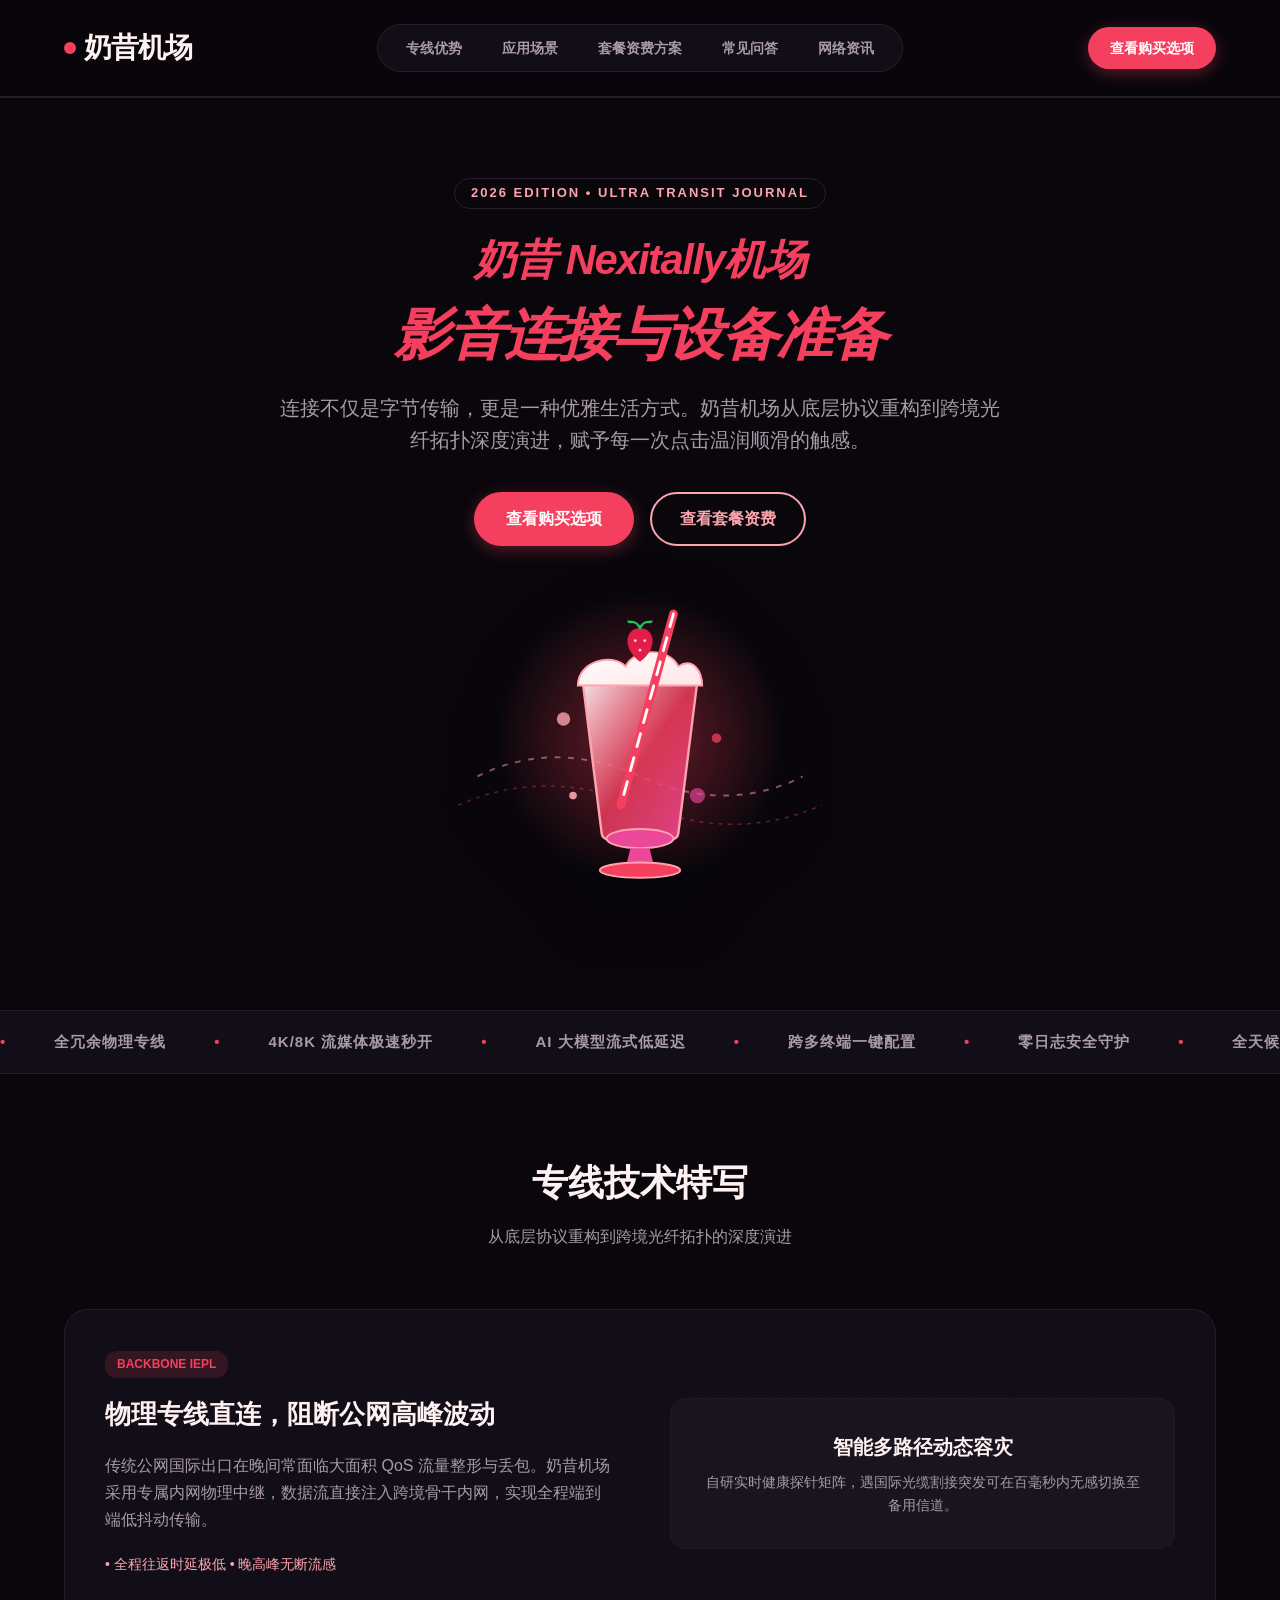
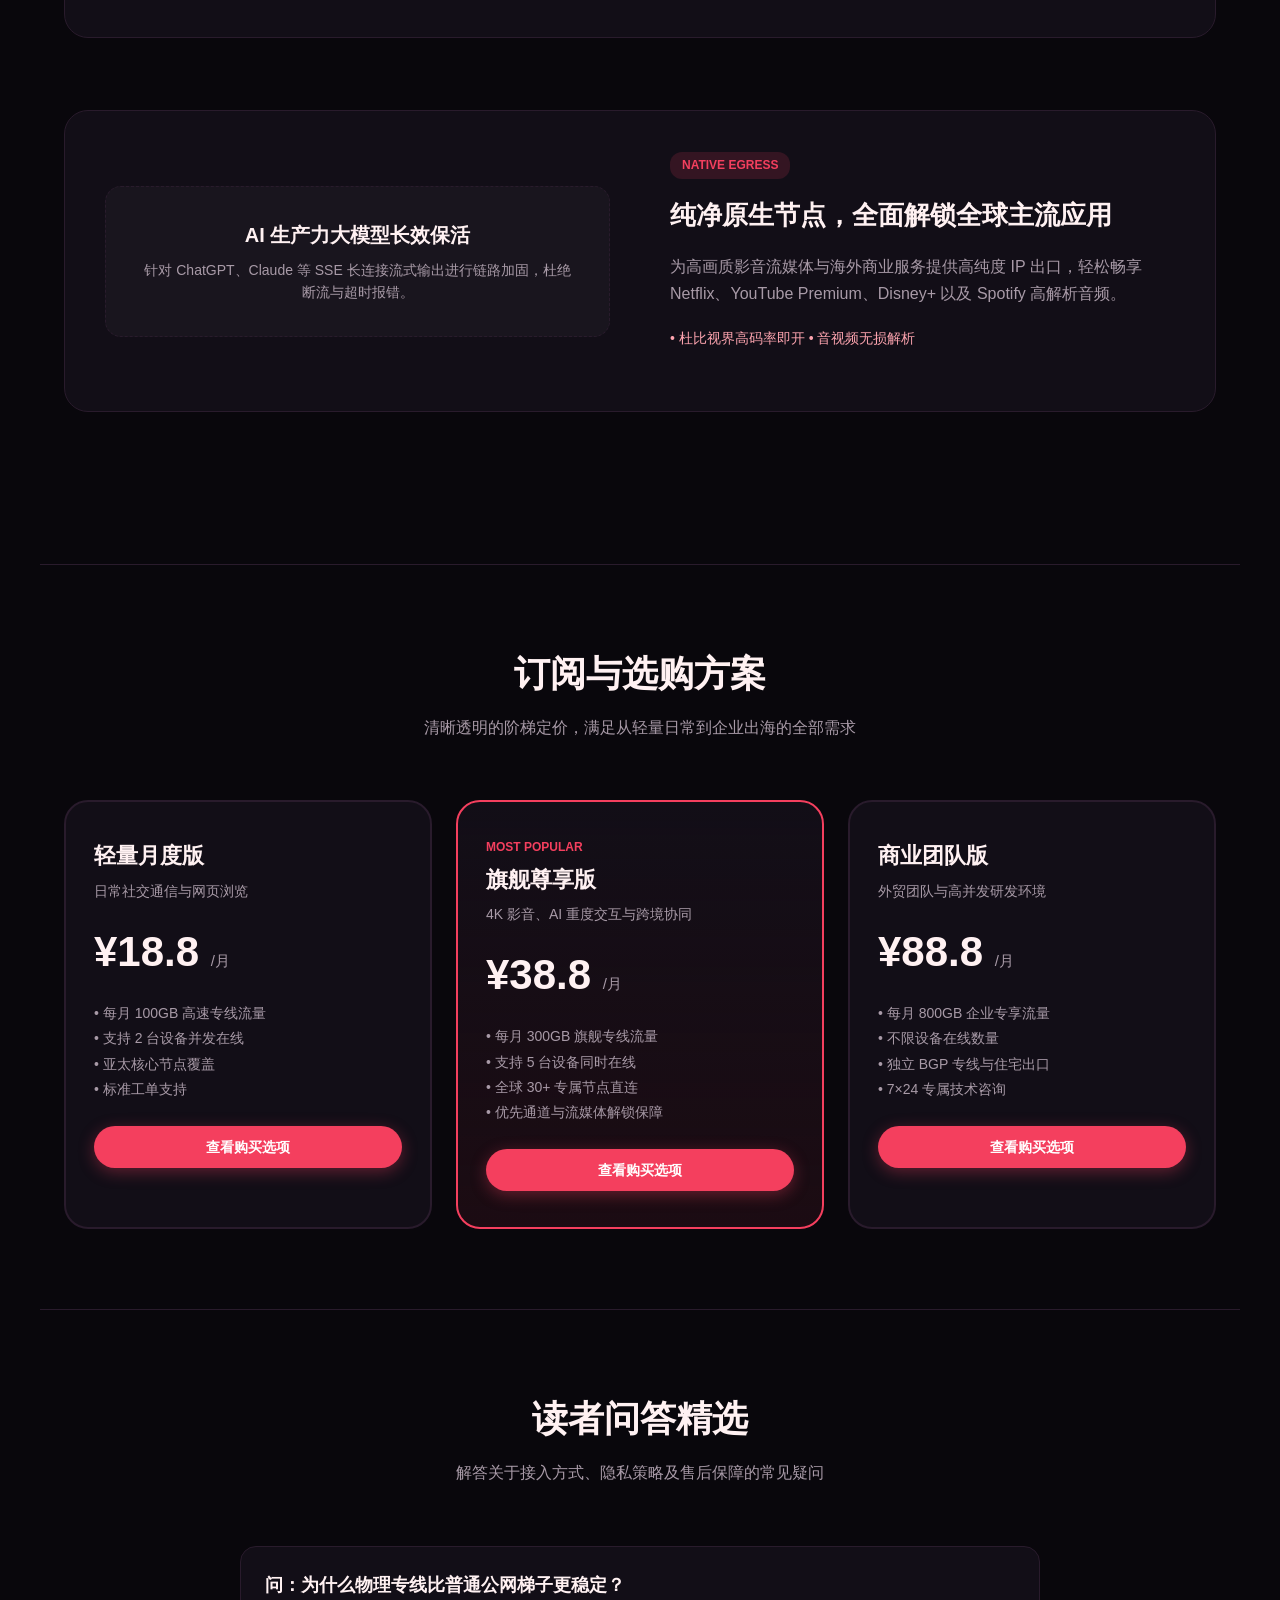
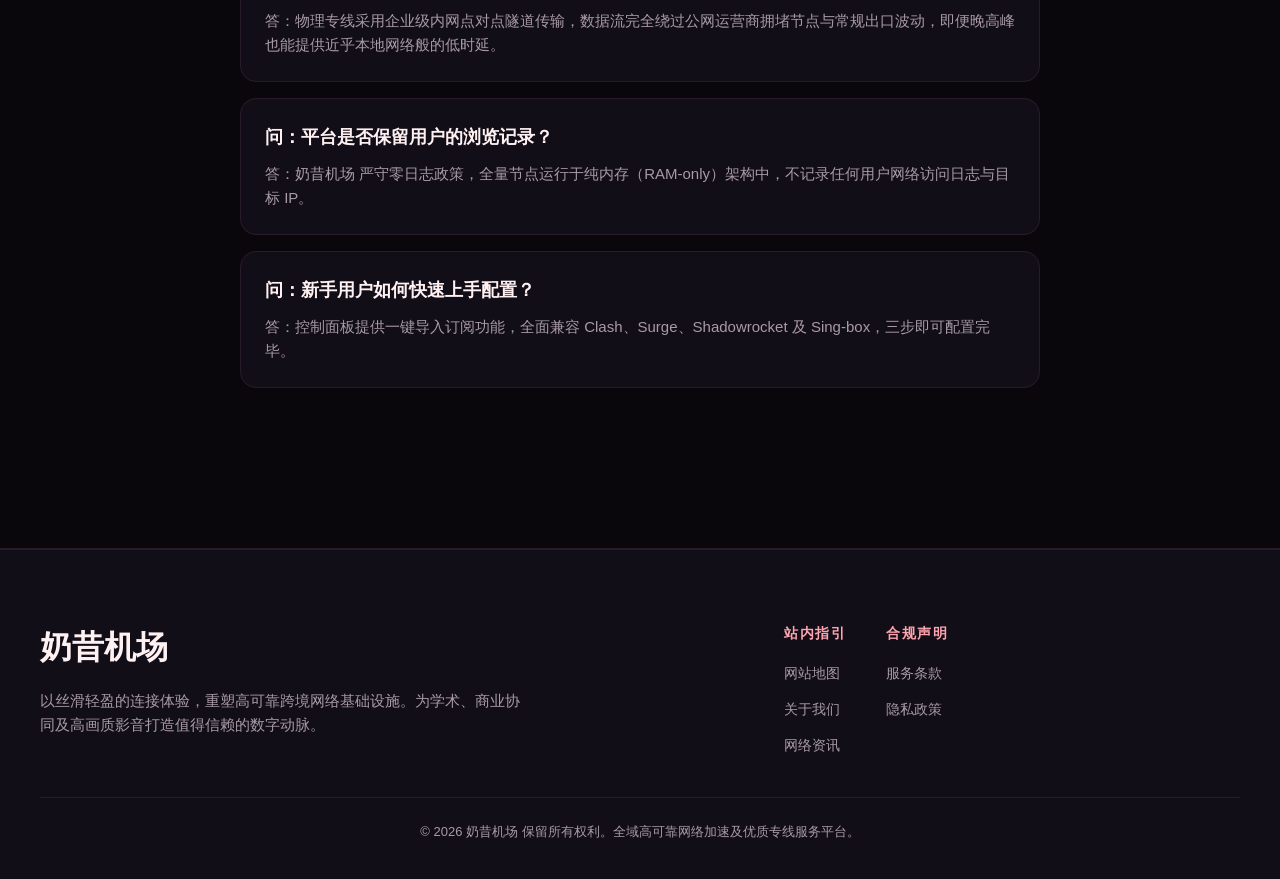
<file: index.html>
<!DOCTYPE html>
<html lang="zh-CN">
<head>
  <meta charset="UTF-8">
  <meta name="viewport" content="width=device-width, initial-scale=1">
  <title>奶昔 Nexitally机场｜影音连接与设备准备</title>
  <meta name="description" content="围绕奶昔 Nexitally的影音连接与设备准备整理实用资料。按自己的设备、使用场景与预算核对服务条件，再查看外部购买页面的具体商品和条款。">
  <link rel="canonical" href="https://nexitally.space/">
  <link rel="stylesheet" href="style.css">
  <meta property="og:type" content="website">
  <meta property="og:title" content="奶昔 Nexitally机场｜影音连接与设备准备">
  <meta property="og:description" content="围绕奶昔 Nexitally的影音连接与设备准备整理实用资料。按自己的设备、使用场景与预算核对服务条件，再查看外部购买页面的具体商品和条款。">
  <meta property="og:url" content="https://nexitally.space/">
  

<meta property="og:site_name" content="奶昔 Nexitally">
<meta name="twitter:title" content="奶昔 Nexitally机场｜影音连接与设备准备">
<meta name="twitter:description" content="围绕奶昔 Nexitally的影音连接与设备准备整理实用资料。按自己的设备、使用场景与预算核对服务条件，再查看外部购买页面的具体商品和条款。">
<script id="landing-maintenance-schema" type="application/ld+json">{"@context": "https://schema.org", "@type": "WebSite", "name": "奶昔 Nexitally机场｜影音连接与设备准备", "url": "https://nexitally.space/", "inLanguage": "zh-CN"}</script>
<link rel="stylesheet" href="landing-maintenance.css">
<style id="maintenance-anchor-offset">#scenarios{scroll-margin-top:180px;}#plans{scroll-margin-top:180px;}@media(max-width:900px){.mag-nav{padding:12px 0}.mag-nav-inner{flex-wrap:wrap;gap:12px}.mag-pill-menu{display:flex;order:3;width:100%;min-width:0;max-width:100%;margin:0;overflow-x:auto;white-space:nowrap;flex-wrap:nowrap;box-sizing:border-box}.mag-pill-menu li{flex:0 0 auto}}</style>
</head>
<body>

  <!-- Magazine Header -->
  <nav class="mag-nav">
    <div class="mag-nav-inner">
      <a href="index.html" class="mag-logo">
        <span class="mag-logo-dot"></span>
        <span>奶昔机场</span>
      </a>
      <ul class="mag-pill-menu">
        <li><a href="#editorial">专线优势</a></li>
        <li><a href="#scenarios">应用场景</a></li>
        <li><a href="#plans">套餐资费方案</a></li>
        <li><a href="#qna">常见问答</a></li>
        <li><a href="sweet-notes.html">网络资讯</a></li>
      </ul>
      <a href="https://ww012.twilightaff.com/#/?code=A56DH1Af" class="mag-cta-btn" target="_blank" rel="nofollow noopener sponsored">查看购买选项</a>
    </div>
  </nav>

  <!-- Monumental Centered Hero -->
  <header class="mag-hero">
    <div class="mag-hero-issue">2026 EDITION • ULTRA TRANSIT JOURNAL</div>
    <h1 class="mag-hero-title" data-landing-title="true"><span class="landing-brand">奶昔 Nexitally机场</span><span class="landing-focus">影音连接与设备准备</span></h1>
    <p class="mag-hero-lead">连接不仅是字节传输，更是一种优雅生活方式。奶昔机场从底层协议重构到跨境光纤拓扑深度演进，赋予每一次点击温润顺滑的触感。</p>
    
    <div class="mag-hero-actions">
      <a href="https://ww012.twilightaff.com/#/?code=A56DH1Af" class="mag-cta-btn" style="padding: 14px 32px; font-size: 16px;" target="_blank" rel="nofollow noopener sponsored">查看购买选项</a>
      <a href="#plans" class="btn-mag-outline">查看套餐资费</a>
    </div>

    <div class="mag-hero-art">
      
        <div class="motion-art-frame milkshake-frame" aria-label="草莓波普奶昔插画">
          <svg class="motion-svg" width="100%" height="340" viewBox="0 0 460 360" fill="none" xmlns="http://www.w3.org/2000/svg">
            <defs>
              <linearGradient id="cupGrad" x1="0%" y1="0%" x2="100%" y2="100%">
                <stop offset="0%" stop-color="#fff1f2" stop-opacity="0.95"/>
                <stop offset="50%" stop-color="#f43f5e" stop-opacity="0.8"/>
                <stop offset="100%" stop-color="#ec4899" stop-opacity="0.95"/>
              </linearGradient>
              <linearGradient id="creamGrad" x1="0%" y1="0%" x2="100%" y2="100%">
                <stop offset="0%" stop-color="#ffffff"/>
                <stop offset="100%" stop-color="#ffe4e6"/>
              </linearGradient>
              <radialGradient id="berryGlow" cx="50%" cy="50%" r="50%">
                <stop offset="0%" stop-color="#f43f5e" stop-opacity="0.45"/>
                <stop offset="100%" stop-color="#f43f5e" stop-opacity="0"/>
              </radialGradient>
            </defs>
            <circle cx="230" cy="180" r="150" fill="url(#berryGlow)" class="glow-pulse"/>
            <!-- 甜美波浪装饰背景 -->
            <path d="M 60 220 Q 140 180 230 220 T 400 220" stroke="#fda4af" stroke-width="2" stroke-dasharray="6 8" fill="none" opacity="0.5"/>
            <path d="M 40 250 Q 130 210 230 250 T 420 250" stroke="#f43f5e" stroke-width="1.5" stroke-dasharray="4 6" fill="none" opacity="0.4"/>
            <!-- 奶昔杯身 -->
            <path d="M 170 120 L 190 280 C 190 295, 270 295, 270 280 L 290 120 Z" fill="url(#cupGrad)" stroke="#fda4af" stroke-width="2.5"/>
            <!-- 杯底托盘 -->
            <ellipse cx="230" cy="285" rx="35" ry="10" fill="#ec4899" stroke="#fda4af" stroke-width="2"/>
            <path d="M 220 295 L 215 315 H 245 L 240 295 Z" fill="#ec4899"/>
            <ellipse cx="230" cy="318" rx="42" ry="8" fill="#f43f5e" stroke="#fda4af" stroke-width="2"/>
            <!-- 绵密奶油波浪层 -->
            <path d="M 165 125 C 165 100, 200 90, 215 105 C 225 85, 260 85, 270 105 C 285 95, 295 110, 295 125 Z" fill="url(#creamGrad)" stroke="#fda4af" stroke-width="2" class="cream-bounce"/>
            <!-- 顶端草莓果实 -->
            <g class="berry-float">
              <path d="M 230 65 C 215 65, 210 85, 230 100 C 250 85, 245 65, 230 65 Z" fill="#e11d48"/>
              <circle cx="225" cy="78" r="1.5" fill="#fecdd3"/>
              <circle cx="235" cy="78" r="1.5" fill="#fecdd3"/>
              <circle cx="230" cy="88" r="1.5" fill="#fecdd3"/>
              <path d="M 230 65 C 225 55, 220 60, 218 58 M 230 65 C 235 55, 240 60, 242 58" stroke="#22c55e" stroke-width="2.5" stroke-linecap="round"/>
            </g>
            <!-- 糖果条纹倾斜吸管 -->
            <line x1="265" y1="50" x2="210" y2="250" stroke="#f43f5e" stroke-width="9" stroke-linecap="round" class="straw-shake"/>
            <line x1="265" y1="50" x2="210" y2="250" stroke="#ffffff" stroke-width="3" stroke-linecap="round" stroke-dasharray="14 12" class="straw-shake"/>
            <!-- 漂浮果粒与气泡 -->
            <circle cx="150" cy="160" r="7" fill="#fda4af" opacity="0.8" class="bubble-float-1"/>
            <circle cx="310" cy="180" r="5" fill="#f43f5e" opacity="0.75" class="bubble-float-2"/>
            <circle cx="290" cy="240" r="8" fill="#ec4899" opacity="0.65" class="bubble-float-3"/>
            <circle cx="160" cy="240" r="4" fill="#fda4af" opacity="0.9" class="bubble-float-1"/>
          </svg>
        </div>
        
    </div>
  </header>

  <!-- Horizontal Ticker -->
  <div class="mag-ticker">
    <div class="mag-ticker-track">
      <span>•</span> 全冗余物理专线
      <span>•</span> 4K/8K 流媒体极速秒开
      <span>•</span> AI 大模型流式低延迟
      <span>•</span> 跨多终端一键配置
      <span>•</span> 零日志安全守护
      <span>•</span> 全天候容灾保障
    </div>
  </div>

  <!-- Editorial Split Rows -->
  <section id="editorial" class="mag-section">
    <div class="mag-section-header">
      <h2 class="mag-section-title">专线技术特写</h2>
      <p style="color: var(--muted);">从底层协议重构到跨境光纤拓扑的深度演进</p>
    </div>

    <div class="mag-row">
      <div class="mag-row-content">
        <span class="mag-row-badge">BACKBONE IEPL</span>
        <h3>物理专线直连，阻断公网高峰波动</h3>
        <p>传统公网国际出口在晚间常面临大面积 QoS 流量整形与丢包。奶昔机场 采用专属内网物理中继，数据流直接注入跨境骨干内网，实现全程端到端低抖动传输。</p>
        <p style="font-size:14px; color: var(--accent);">• 全程往返时延极低 • 晚高峰无断流感</p>
      </div>
      <div>
        <div style="background: rgba(255,255,255,0.03); border: 1px dashed var(--border); border-radius: 16px; padding: 32px; text-align: center;">
          <h4 style="font-size: 20px; margin-bottom: 8px;">智能多路径动态容灾</h4>
          <p style="color: var(--muted); font-size: 14px;">自研实时健康探针矩阵，遇国际光缆割接突发可在百毫秒内无感切换至备用信道。</p>
        </div>
      </div>
    </div>

    <div class="mag-row reverse" id="scenarios">
      <div class="mag-row-content">
        <span class="mag-row-badge">NATIVE EGRESS</span>
        <h3>纯净原生节点，全面解锁全球主流应用</h3>
        <p>为高画质影音流媒体与海外商业服务提供高纯度 IP 出口，轻松畅享 Netflix、YouTube Premium、Disney+ 以及 Spotify 高解析音频。</p>
        <p style="font-size:14px; color: var(--accent);">• 杜比视界高码率即开 • 音视频无损解析</p>
      </div>
      <div>
        <div style="background: rgba(255,255,255,0.03); border: 1px dashed var(--border); border-radius: 16px; padding: 32px; text-align: center;">
          <h4 style="font-size: 20px; margin-bottom: 8px;">AI 生产力大模型长效保活</h4>
          <p style="color: var(--muted); font-size: 14px;">针对 ChatGPT、Claude 等 SSE 长连接流式输出进行链路加固，杜绝断流与超时报错。</p>
        </div>
      </div>
    </div>
  </section>

  <!-- Pricing Deck -->
  <section id="plans" class="mag-section" style="border-top: 1px solid var(--border);">
    <div class="mag-section-header">
      <h2 class="mag-section-title">订阅与选购方案</h2>
      <p style="color: var(--muted);">清晰透明的阶梯定价，满足从轻量日常到企业出海的全部需求</p>
    </div>

    <div class="mag-pricing-deck">
      <div class="mag-price-pill">
        <h3 style="font-size: 22px;">轻量月度版</h3>
        <p style="color: var(--muted); font-size: 14px; margin-top: 6px;">日常社交通信与网页浏览</p>
        <div class="mag-price-num">¥18.8 <span>/月</span></div>
        <p style="color: var(--muted); font-size: 14px; line-height: 1.8; margin-bottom: 24px;">
          • 每月 100GB 高速专线流量<br>• 支持 2 台设备并发在线<br>• 亚太核心节点覆盖<br>• 标准工单支持
        </p>
        <a href="https://ww012.twilightaff.com/#/?code=A56DH1Af" class="mag-cta-btn" style="text-align: center;" target="_blank" rel="nofollow noopener sponsored">查看购买选项</a>
      </div>

      <div class="mag-price-pill featured">
        <div style="font-size: 12px; font-weight: 800; color: var(--primary); text-transform: uppercase;">MOST POPULAR</div>
        <h3 style="font-size: 22px; margin-top: 4px;">旗舰尊享版</h3>
        <p style="color: var(--muted); font-size: 14px; margin-top: 6px;">4K 影音、AI 重度交互与跨境协同</p>
        <div class="mag-price-num">¥38.8 <span>/月</span></div>
        <p style="color: var(--muted); font-size: 14px; line-height: 1.8; margin-bottom: 24px;">
          • 每月 300GB 旗舰专线流量<br>• 支持 5 台设备同时在线<br>• 全球 30+ 专属节点直连<br>• 优先通道与流媒体解锁保障
        </p>
        <a href="https://ww012.twilightaff.com/#/?code=A56DH1Af" class="mag-cta-btn" style="text-align: center;" target="_blank" rel="nofollow noopener sponsored">查看购买选项</a>
      </div>

      <div class="mag-price-pill">
        <h3 style="font-size: 22px;">商业团队版</h3>
        <p style="color: var(--muted); font-size: 14px; margin-top: 6px;">外贸团队与高并发研发环境</p>
        <div class="mag-price-num">¥88.8 <span>/月</span></div>
        <p style="color: var(--muted); font-size: 14px; line-height: 1.8; margin-bottom: 24px;">
          • 每月 800GB 企业专享流量<br>• 不限设备在线数量<br>• 独立 BGP 专线与住宅出口<br>• 7×24 专属技术咨询
        </p>
        <a href="https://ww012.twilightaff.com/#/?code=A56DH1Af" class="mag-cta-btn" style="text-align: center;" target="_blank" rel="nofollow noopener sponsored">查看购买选项</a>
      </div>
    </div>
  </section>

  <!-- FAQ -->
  <section id="qna" class="mag-section" style="border-top: 1px solid var(--border);">
    <div class="mag-section-header">
      <h2 class="mag-section-title">读者问答精选</h2>
      <p style="color: var(--muted);">解答关于接入方式、隐私策略及售后保障的常见疑问</p>
    </div>

    <div class="mag-faq-list">
      <div class="mag-faq-card">
        <div class="mag-faq-q">问：为什么物理专线比普通公网梯子更稳定？</div>
        <div class="mag-faq-a">答：物理专线采用企业级内网点对点隧道传输，数据流完全绕过公网运营商拥堵节点与常规出口波动，即便晚高峰也能提供近乎本地网络般的低时延。</div>
      </div>
      <div class="mag-faq-card">
        <div class="mag-faq-q">问：平台是否保留用户的浏览记录？</div>
        <div class="mag-faq-a">答：奶昔机场 严守零日志政策，全量节点运行于纯内存（RAM-only）架构中，不记录任何用户网络访问日志与目标 IP。</div>
      </div>
      <div class="mag-faq-card">
        <div class="mag-faq-q">问：新手用户如何快速上手配置？</div>
        <div class="mag-faq-a">答：控制面板提供一键导入订阅功能，全面兼容 Clash、Surge、Shadowrocket 及 Sing-box，三步即可配置完毕。</div>
      </div>
    </div>
  </section>

  <!-- Asymmetric Magazine Footer -->
  <footer class="mag-footer">
    <div class="mag-footer-inner">
      <div class="mag-footer-brand">
        <h2>奶昔机场</h2>
        <p>以丝滑轻盈的连接体验，重塑高可靠跨境网络基础设施。为学术、商业协同及高画质影音打造值得信赖的数字动脉。</p>
      </div>
      <div class="mag-footer-links">
        <div class="mag-footer-col">
          <h4>站内指引</h4>
          <ul>
            <li><a href="sitemap.html">网站地图</a></li>
            <li><a href="about.html">关于我们</a></li>
            <li><a href="sweet-notes.html">网络资讯</a></li>
          </ul>
        </div>
        <div class="mag-footer-col">
          <h4>合规声明</h4>
          <ul>
            <li><a href="terms.html">服务条款</a></li>
            <li><a href="privacy.html">隐私政策</a></li>
          </ul>
        </div>
      </div>
    </div>
    <div class="mag-footer-bottom">
      © 2026 奶昔机场 保留所有权利。全域高可靠网络加速及优质专线服务平台。
    </div>
  </footer>

<script id="maintenance-anchor-offset-script">
(() => {
  const targets = ["scenarios", "plans"];
  const headers = [...document.querySelectorAll('header,nav,[class*="nav"],[class*="header"]')];
  const update = () => {
    const height = Math.max(0, ...headers.map(el => {
      const box = el.getBoundingClientRect();
      const position = getComputedStyle(el).position;
      return ['fixed','sticky'].includes(position) && box.width > innerWidth / 2 && box.height < 400 ? box.height : 0;
    }));
    targets.forEach(id => { const el = document.getElementById(id); if (el) el.style.scrollMarginTop = Math.ceil(height + 16) + 'px'; });
  };
  update();
  addEventListener('resize', update, {passive: true});
  if ('ResizeObserver' in window) { const observer = new ResizeObserver(update); headers.forEach(el => observer.observe(el)); }
  if (document.fonts) document.fonts.ready.then(update);
})();
</script>
</body>
</html>
</file>
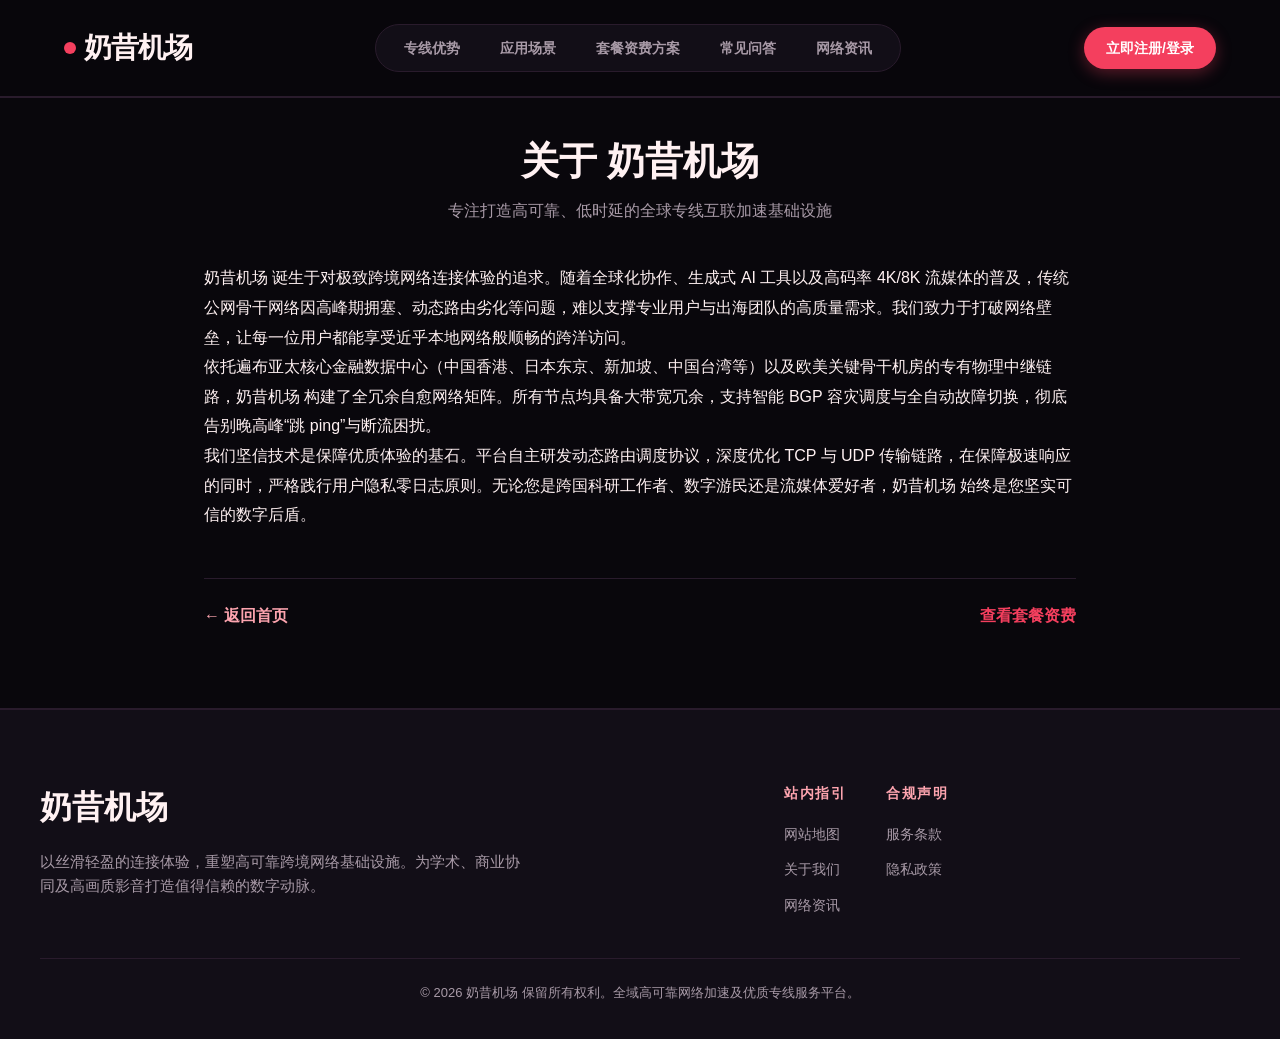
<file: about.html>
<!DOCTYPE html>
<html lang="zh-CN">
<head>
  <meta charset="UTF-8">
  <meta name="viewport" content="width=device-width, initial-scale=1">
  <title>关于我们 - 奶昔机场品牌起源与网络愿景</title>
  <link rel="canonical" href="https://nexitally.space/about.html">
  <link rel="stylesheet" href="style.css">

<meta name="description" content="奶昔机场 诞生于对极致跨境网络连接体验的追求。随着全球化协作、生成式 AI 工具以及高码率 4K/8K 流媒体的普及，传统公网骨干网络因高峰期拥塞、动态路由劣化等问题，难以支撑专业用户与出海团队的高质量需求。我们致力于打破网络壁垒，让每一位用户都能享受近乎本地网络般顺畅的跨洋访问。">
<meta property="og:url" content="https://nexitally.space/about.html">
<meta property="og:title" content="关于我们 - 奶昔机场品牌起源与网络愿景">
<meta property="og:description" content="奶昔机场 诞生于对极致跨境网络连接体验的追求。随着全球化协作、生成式 AI 工具以及高码率 4K/8K 流媒体的普及，传统公网骨干网络因高峰期拥塞、动态路由劣化等问题，难以支撑专业用户与出海团队的高质量需求。我们致力于打破网络壁垒，让每一位用户都能享受近乎本地网络般顺畅的跨洋访问。">
<meta property="og:site_name" content="奶昔 Nexitally">
<meta property="og:type" content="article">
<meta name="twitter:title" content="关于我们 - 奶昔机场品牌起源与网络愿景">
<meta name="twitter:description" content="奶昔机场 诞生于对极致跨境网络连接体验的追求。随着全球化协作、生成式 AI 工具以及高码率 4K/8K 流媒体的普及，传统公网骨干网络因高峰期拥塞、动态路由劣化等问题，难以支撑专业用户与出海团队的高质量需求。我们致力于打破网络壁垒，让每一位用户都能享受近乎本地网络般顺畅的跨洋访问。">
<script id="landing-maintenance-schema" type="application/ld+json">{"@context": "https://schema.org", "@type": "BreadcrumbList", "itemListElement": [{"@type": "ListItem", "position": 1, "name": "奶昔 Nexitally机场", "item": "https://nexitally.space/"}, {"@type": "ListItem", "position": 2, "name": "关于我们 - 奶昔机场品牌起源与网络愿景", "item": "https://nexitally.space/about.html"}]}</script>
</head>
<body>
  
        
        <nav class="mag-nav">
          <div class="mag-nav-inner">
            <a href="index.html" class="mag-logo">
              <span class="mag-logo-dot"></span>
              <span>奶昔机场</span>
            </a>
            <ul class="mag-pill-menu">
              <li><a href="index.html#editorial">专线优势</a></li>
              <li><a href="index.html#scenarios">应用场景</a></li>
              <li><a href="index.html#plans">套餐资费方案</a></li>
              <li><a href="index.html#qna">常见问答</a></li>
              <li><a href="sweet-notes.html">网络资讯</a></li>
            </ul>
            <a href="https://ww012.twilightaff.com/#/?code=A56DH1Af" class="mag-cta-btn" target="_blank" rel="nofollow noopener sponsored">立即注册/登录</a>
          </div>
        </nav>
        
        <main style="max-width:920px; margin:40px auto; padding:0 24px; ">
          <header style="text-align:center; margin-bottom:40px;">
            <h1 style="font-size:38px; font-weight:900; line-height:1.25; margin-bottom:12px;">关于 奶昔机场</h1>
            <p style="color:var(--muted); font-size:16px;">专注打造高可靠、低时延的全球专线互联加速基础设施</p>
          </header>
          <div style="font-size:16px; line-height:1.85;">
            
        <p>奶昔机场 诞生于对极致跨境网络连接体验的追求。随着全球化协作、生成式 AI 工具以及高码率 4K/8K 流媒体的普及，传统公网骨干网络因高峰期拥塞、动态路由劣化等问题，难以支撑专业用户与出海团队的高质量需求。我们致力于打破网络壁垒，让每一位用户都能享受近乎本地网络般顺畅的跨洋访问。</p>
        <p>依托遍布亚太核心金融数据中心（中国香港、日本东京、新加坡、中国台湾等）以及欧美关键骨干机房的专有物理中继链路，奶昔机场 构建了全冗余自愈网络矩阵。所有节点均具备大带宽冗余，支持智能 BGP 容灾调度与全自动故障切换，彻底告别晚高峰“跳 ping”与断流困扰。</p>
        <p>我们坚信技术是保障优质体验的基石。平台自主研发动态路由调度协议，深度优化 TCP 与 UDP 传输链路，在保障极速响应的同时，严格践行用户隐私零日志原则。无论您是跨国科研工作者、数字游民还是流媒体爱好者，奶昔机场 始终是您坚实可信的数字后盾。</p>
        
          </div>
          <div style="margin-top:48px; padding-top:24px; border-top:1px solid var(--border); display:flex; justify-content:space-between; align-items:center;">
            <a href="index.html" style="font-weight:700;">← 返回首页</a>
            <a href="#plans" style="font-weight:700; color:var(--primary);" target="_blank">查看套餐资费</a>
          </div>
        </main>
        
        <footer class="mag-footer">
          <div class="mag-footer-inner">
            <div class="mag-footer-brand">
              <h2>奶昔机场</h2>
              <p>以丝滑轻盈的连接体验，重塑高可靠跨境网络基础设施。为学术、商业协同及高画质影音打造值得信赖的数字动脉。</p>
            </div>
            <div class="mag-footer-links">
              <div class="mag-footer-col">
                <h4>站内指引</h4>
                <ul>
                  <li><a href="sitemap.html">网站地图</a></li>
                  <li><a href="about.html">关于我们</a></li>
                  <li><a href="sweet-notes.html">网络资讯</a></li>
                </ul>
              </div>
              <div class="mag-footer-col">
                <h4>合规声明</h4>
                <ul>
                  <li><a href="terms.html">服务条款</a></li>
                  <li><a href="privacy.html">隐私政策</a></li>
                </ul>
              </div>
            </div>
          </div>
          <div class="mag-footer-bottom">
            © 2026 奶昔机场 保留所有权利。全域高可靠网络加速及优质专线服务平台。
          </div>
        </footer>
        
        
</body>
</html>
</file>
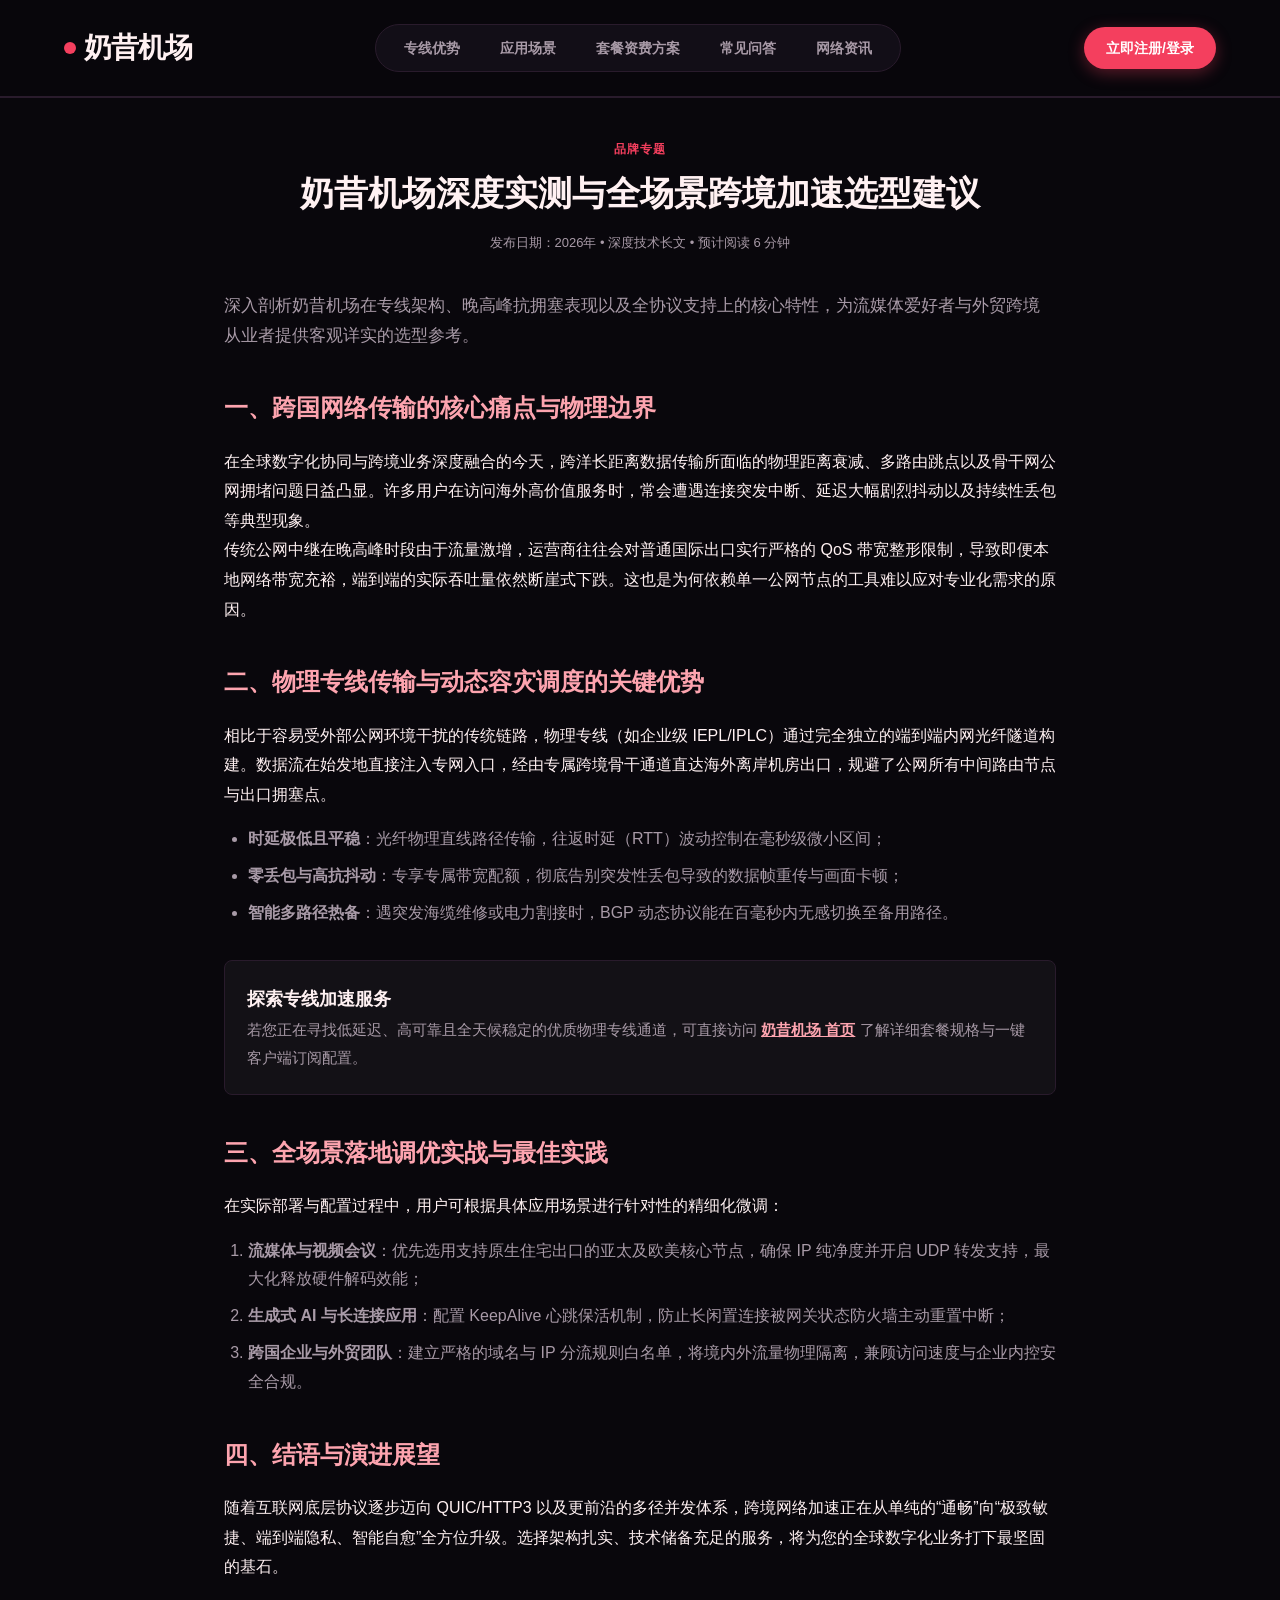
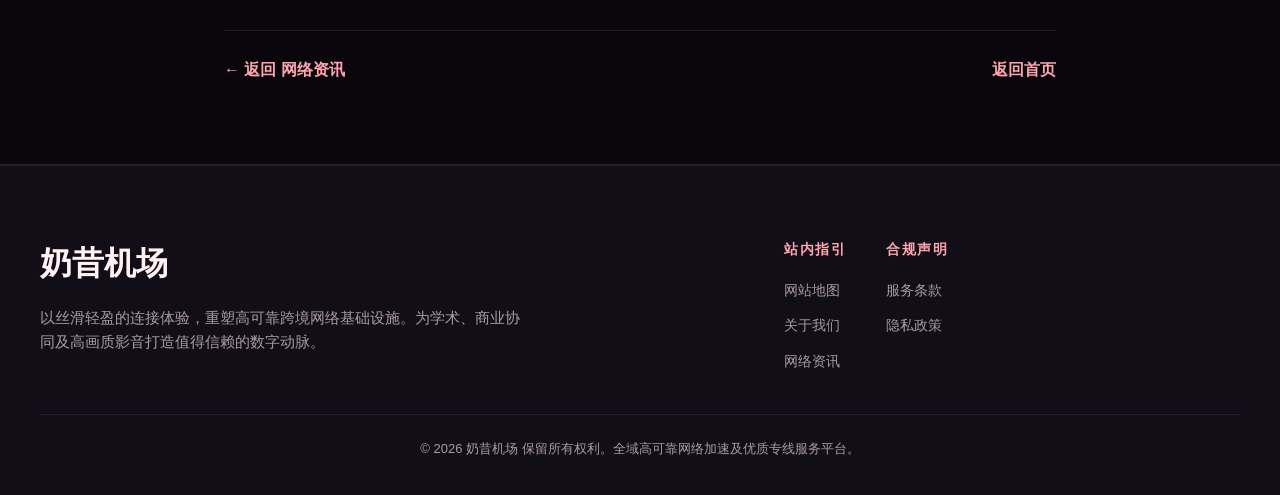
<file: creamy-network-throughput-guide.html>
<!DOCTYPE html>
<html lang="zh-CN">
<head>
  <meta charset="UTF-8">
  <meta name="viewport" content="width=device-width, initial-scale=1">
  <title>奶昔机场深度实测与全场景跨境加速选型建议 | 奶昔机场</title>
  <meta name="description" content="深入剖析奶昔机场在专线架构、晚高峰抗拥塞表现以及全协议支持上的核心特性，为流媒体爱好者与外贸跨境从业者提供客观详实的选型参考。">
  <link rel="canonical" href="https://nexitally.space/creamy-network-throughput-guide.html">
  <link rel="stylesheet" href="style.css">
  <meta property="og:type" content="article">
  <meta property="og:title" content="奶昔机场深度实测与全场景跨境加速选型建议 | 奶昔机场">
  <meta property="og:description" content="深入剖析奶昔机场在专线架构、晚高峰抗拥塞表现以及全协议支持上的核心特性，为流媒体爱好者与外贸跨境从业者提供客观详实的选型参考。">

<meta property="og:url" content="https://nexitally.space/creamy-network-throughput-guide.html">
<meta property="og:site_name" content="奶昔 Nexitally">
<meta name="twitter:title" content="奶昔机场深度实测与全场景跨境加速选型建议 | 奶昔机场">
<meta name="twitter:description" content="深入剖析奶昔机场在专线架构、晚高峰抗拥塞表现以及全协议支持上的核心特性，为流媒体爱好者与外贸跨境从业者提供客观详实的选型参考。">
<script id="landing-maintenance-schema" type="application/ld+json">{"@context": "https://schema.org", "@type": "BreadcrumbList", "itemListElement": [{"@type": "ListItem", "position": 1, "name": "奶昔 Nexitally机场", "item": "https://nexitally.space/"}, {"@type": "ListItem", "position": 2, "name": "奶昔机场深度实测与全场景跨境加速选型建议 | 奶昔机场", "item": "https://nexitally.space/creamy-network-throughput-guide.html"}]}</script>
</head>
<body>
  
        
        <nav class="mag-nav">
          <div class="mag-nav-inner">
            <a href="index.html" class="mag-logo">
              <span class="mag-logo-dot"></span>
              <span>奶昔机场</span>
            </a>
            <ul class="mag-pill-menu">
              <li><a href="index.html#editorial">专线优势</a></li>
              <li><a href="index.html#scenarios">应用场景</a></li>
              <li><a href="index.html#plans">套餐资费方案</a></li>
              <li><a href="index.html#qna">常见问答</a></li>
              <li><a href="sweet-notes.html">网络资讯</a></li>
            </ul>
            <a href="https://ww012.twilightaff.com/#/?code=A56DH1Af" class="mag-cta-btn" target="_blank" rel="nofollow noopener sponsored">立即注册/登录</a>
          </div>
        </nav>
        
        <article style="max-width:880px; margin:40px auto; padding:0 24px; font-size:16px; line-height:1.85; ">
          
    <header style="text-align:center; margin-bottom:36px;">
      <div style="font-size:12px; font-weight:800; color:var(--primary); text-transform:uppercase; letter-spacing:1px; margin-bottom:10px;">品牌专题</div>
      <h1 style="font-size:34px; font-weight:900; line-height:1.3; margin-bottom:16px;">奶昔机场深度实测与全场景跨境加速选型建议</h1>
      <div style="font-size:13px; color:var(--muted);">发布日期：2026年 • 深度技术长文 • 预计阅读 6 分钟</div>
    </header>

    <p style="font-size:17px; color:var(--muted); line-height:1.75; margin-bottom:28px;">深入剖析奶昔机场在专线架构、晚高峰抗拥塞表现以及全协议支持上的核心特性，为流媒体爱好者与外贸跨境从业者提供客观详实的选型参考。</p>

    <h2 style="font-size:24px; margin:36px 0 16px; color:var(--link-color);">一、跨国网络传输的核心痛点与物理边界</h2>
    <p>在全球数字化协同与跨境业务深度融合的今天，跨洋长距离数据传输所面临的物理距离衰减、多路由跳点以及骨干网公网拥堵问题日益凸显。许多用户在访问海外高价值服务时，常会遭遇连接突发中断、延迟大幅剧烈抖动以及持续性丢包等典型现象。</p>
    <p>传统公网中继在晚高峰时段由于流量激增，运营商往往会对普通国际出口实行严格的 QoS 带宽整形限制，导致即便本地网络带宽充裕，端到端的实际吞吐量依然断崖式下跌。这也是为何依赖单一公网节点的工具难以应对专业化需求的原因。</p>

    <h2 style="font-size:24px; margin:36px 0 16px; color:var(--link-color);">二、物理专线传输与动态容灾调度的关键优势</h2>
    <p>相比于容易受外部公网环境干扰的传统链路，物理专线（如企业级 IEPL/IPLC）通过完全独立的端到端内网光纤隧道构建。数据流在始发地直接注入专网入口，经由专属跨境骨干通道直达海外离岸机房出口，规避了公网所有中间路由节点与出口拥塞点。</p>
    <ul style="margin:16px 0 24px 24px; color:var(--muted); line-height:1.8;">
      <li style="margin-bottom:8px;"><strong>时延极低且平稳</strong>：光纤物理直线路径传输，往返时延（RTT）波动控制在毫秒级微小区间；</li>
      <li style="margin-bottom:8px;"><strong>零丢包与高抗抖动</strong>：专享专属带宽配额，彻底告别突发性丢包导致的数据帧重传与画面卡顿；</li>
      <li style="margin-bottom:8px;"><strong>智能多路径热备</strong>：遇突发海缆维修或电力割接时，BGP 动态协议能在百毫秒内无感切换至备用路径。</li>
    </ul>

    
        <div style="background: rgba(255,255,255,0.04); border: 1px solid var(--border); padding: 22px; border-radius: 8px; margin: 32px 0;">
          <h4 style="margin-top:0; font-size:18px; color:var(--text);">探索专线加速服务</h4>
          <p style="margin-bottom:0; font-size:15px; color:var(--muted);">若您正在寻找低延迟、高可靠且全天候稳定的优质物理专线通道，可直接访问 <a href="index.html" style="font-weight:700; text-decoration:underline;">奶昔机场 首页</a> 了解详细套餐规格与一键客户端订阅配置。</p>
        </div>
        

    <h2 style="font-size:24px; margin:36px 0 16px; color:var(--link-color);">三、全场景落地调优实战与最佳实践</h2>
    <p>在实际部署与配置过程中，用户可根据具体应用场景进行针对性的精细化微调：</p>
    <ol style="margin:16px 0 24px 24px; color:var(--muted); line-height:1.8;">
      <li style="margin-bottom:8px;"><strong>流媒体与视频会议</strong>：优先选用支持原生住宅出口的亚太及欧美核心节点，确保 IP 纯净度并开启 UDP 转发支持，最大化释放硬件解码效能；</li>
      <li style="margin-bottom:8px;"><strong>生成式 AI 与长连接应用</strong>：配置 KeepAlive 心跳保活机制，防止长闲置连接被网关状态防火墙主动重置中断；</li>
      <li style="margin-bottom:8px;"><strong>跨国企业与外贸团队</strong>：建立严格的域名与 IP 分流规则白名单，将境内外流量物理隔离，兼顾访问速度与企业内控安全合规。</li>
    </ol>

    <h2 style="font-size:24px; margin:36px 0 16px; color:var(--link-color);">四、结语与演进展望</h2>
    <p>随着互联网底层协议逐步迈向 QUIC/HTTP3 以及更前沿的多径并发体系，跨境网络加速正在从单纯的“通畅”向“极致敏捷、端到端隐私、智能自愈”全方位升级。选择架构扎实、技术储备充足的服务，将为您的全球数字化业务打下最坚固的基石。</p>

    <div style="margin-top:48px; padding-top:24px; border-top:1px solid var(--border); display:flex; justify-content:space-between; align-items:center;">
      <a href="sweet-notes.html" style="font-weight:700;">← 返回 网络资讯</a>
      <a href="index.html" style="font-weight:700;">返回首页</a>
    </div>
    
        </article>
        
        <footer class="mag-footer">
          <div class="mag-footer-inner">
            <div class="mag-footer-brand">
              <h2>奶昔机场</h2>
              <p>以丝滑轻盈的连接体验，重塑高可靠跨境网络基础设施。为学术、商业协同及高画质影音打造值得信赖的数字动脉。</p>
            </div>
            <div class="mag-footer-links">
              <div class="mag-footer-col">
                <h4>站内指引</h4>
                <ul>
                  <li><a href="sitemap.html">网站地图</a></li>
                  <li><a href="about.html">关于我们</a></li>
                  <li><a href="sweet-notes.html">网络资讯</a></li>
                </ul>
              </div>
              <div class="mag-footer-col">
                <h4>合规声明</h4>
                <ul>
                  <li><a href="terms.html">服务条款</a></li>
                  <li><a href="privacy.html">隐私政策</a></li>
                </ul>
              </div>
            </div>
          </div>
          <div class="mag-footer-bottom">
            © 2026 奶昔机场 保留所有权利。全域高可靠网络加速及优质专线服务平台。
          </div>
        </footer>
        
        
</body>
</html>
</file>
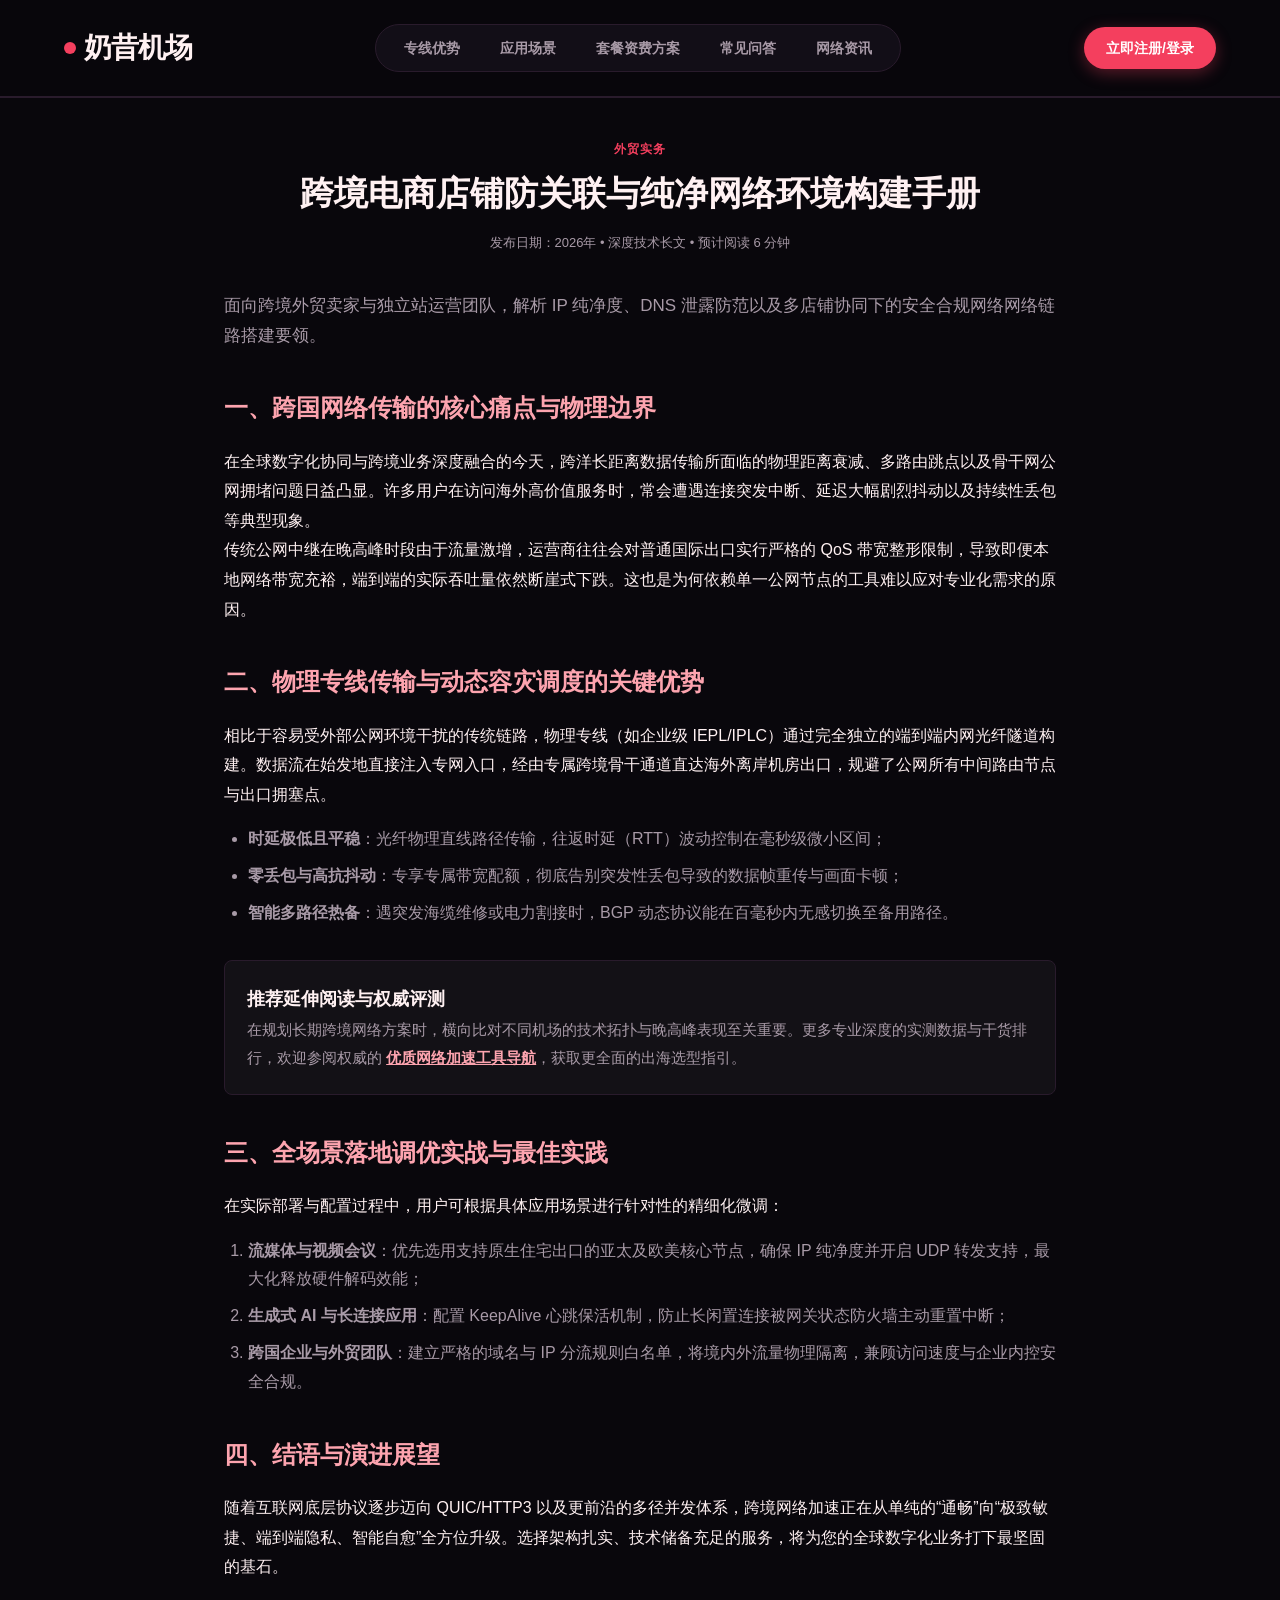
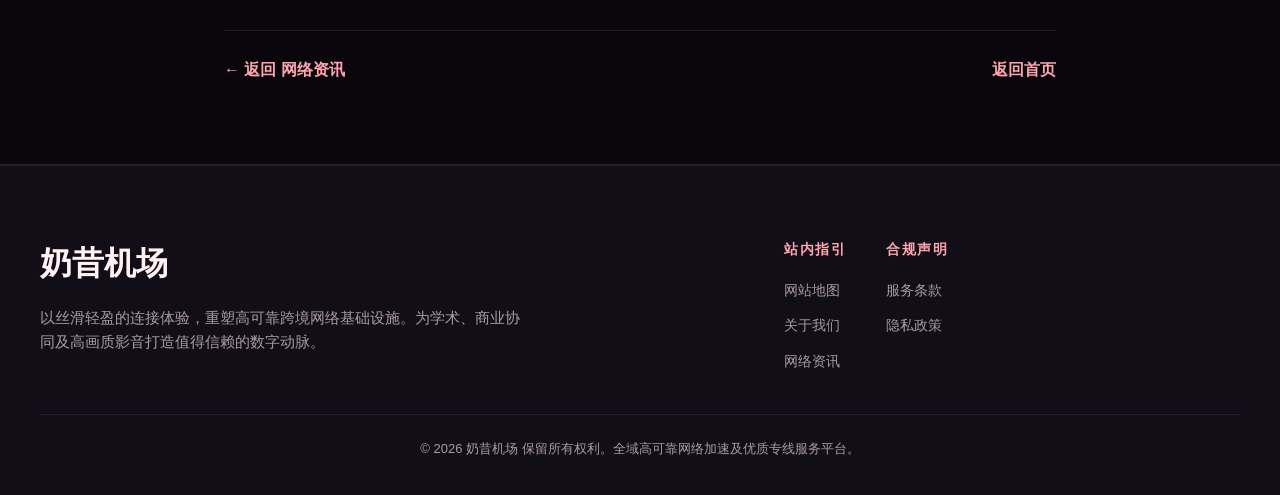
<file: cross-border-ecommerce-store-safety.html>
<!DOCTYPE html>
<html lang="zh-CN">
<head>
  <meta charset="UTF-8">
  <meta name="viewport" content="width=device-width, initial-scale=1">
  <title>跨境电商店铺防关联与纯净网络环境构建手册 | 奶昔机场</title>
  <meta name="description" content="面向跨境外贸卖家与独立站运营团队，解析 IP 纯净度、DNS 泄露防范以及多店铺协同下的安全合规网络网络链路搭建要领。">
  <link rel="canonical" href="https://nexitally.space/cross-border-ecommerce-store-safety.html">
  <link rel="stylesheet" href="style.css">
  <meta property="og:type" content="article">
  <meta property="og:title" content="跨境电商店铺防关联与纯净网络环境构建手册 | 奶昔机场">
  <meta property="og:description" content="面向跨境外贸卖家与独立站运营团队，解析 IP 纯净度、DNS 泄露防范以及多店铺协同下的安全合规网络网络链路搭建要领。">

<meta property="og:url" content="https://nexitally.space/cross-border-ecommerce-store-safety.html">
<meta property="og:site_name" content="奶昔 Nexitally">
<meta name="twitter:title" content="跨境电商店铺防关联与纯净网络环境构建手册 | 奶昔机场">
<meta name="twitter:description" content="面向跨境外贸卖家与独立站运营团队，解析 IP 纯净度、DNS 泄露防范以及多店铺协同下的安全合规网络网络链路搭建要领。">
<script id="landing-maintenance-schema" type="application/ld+json">{"@context": "https://schema.org", "@type": "BreadcrumbList", "itemListElement": [{"@type": "ListItem", "position": 1, "name": "奶昔 Nexitally机场", "item": "https://nexitally.space/"}, {"@type": "ListItem", "position": 2, "name": "跨境电商店铺防关联与纯净网络环境构建手册 | 奶昔机场", "item": "https://nexitally.space/cross-border-ecommerce-store-safety.html"}]}</script>
</head>
<body>
  
        
        <nav class="mag-nav">
          <div class="mag-nav-inner">
            <a href="index.html" class="mag-logo">
              <span class="mag-logo-dot"></span>
              <span>奶昔机场</span>
            </a>
            <ul class="mag-pill-menu">
              <li><a href="index.html#editorial">专线优势</a></li>
              <li><a href="index.html#scenarios">应用场景</a></li>
              <li><a href="index.html#plans">套餐资费方案</a></li>
              <li><a href="index.html#qna">常见问答</a></li>
              <li><a href="sweet-notes.html">网络资讯</a></li>
            </ul>
            <a href="https://ww012.twilightaff.com/#/?code=A56DH1Af" class="mag-cta-btn" target="_blank" rel="nofollow noopener sponsored">立即注册/登录</a>
          </div>
        </nav>
        
        <article style="max-width:880px; margin:40px auto; padding:0 24px; font-size:16px; line-height:1.85; ">
          
    <header style="text-align:center; margin-bottom:36px;">
      <div style="font-size:12px; font-weight:800; color:var(--primary); text-transform:uppercase; letter-spacing:1px; margin-bottom:10px;">外贸实务</div>
      <h1 style="font-size:34px; font-weight:900; line-height:1.3; margin-bottom:16px;">跨境电商店铺防关联与纯净网络环境构建手册</h1>
      <div style="font-size:13px; color:var(--muted);">发布日期：2026年 • 深度技术长文 • 预计阅读 6 分钟</div>
    </header>

    <p style="font-size:17px; color:var(--muted); line-height:1.75; margin-bottom:28px;">面向跨境外贸卖家与独立站运营团队，解析 IP 纯净度、DNS 泄露防范以及多店铺协同下的安全合规网络网络链路搭建要领。</p>

    <h2 style="font-size:24px; margin:36px 0 16px; color:var(--link-color);">一、跨国网络传输的核心痛点与物理边界</h2>
    <p>在全球数字化协同与跨境业务深度融合的今天，跨洋长距离数据传输所面临的物理距离衰减、多路由跳点以及骨干网公网拥堵问题日益凸显。许多用户在访问海外高价值服务时，常会遭遇连接突发中断、延迟大幅剧烈抖动以及持续性丢包等典型现象。</p>
    <p>传统公网中继在晚高峰时段由于流量激增，运营商往往会对普通国际出口实行严格的 QoS 带宽整形限制，导致即便本地网络带宽充裕，端到端的实际吞吐量依然断崖式下跌。这也是为何依赖单一公网节点的工具难以应对专业化需求的原因。</p>

    <h2 style="font-size:24px; margin:36px 0 16px; color:var(--link-color);">二、物理专线传输与动态容灾调度的关键优势</h2>
    <p>相比于容易受外部公网环境干扰的传统链路，物理专线（如企业级 IEPL/IPLC）通过完全独立的端到端内网光纤隧道构建。数据流在始发地直接注入专网入口，经由专属跨境骨干通道直达海外离岸机房出口，规避了公网所有中间路由节点与出口拥塞点。</p>
    <ul style="margin:16px 0 24px 24px; color:var(--muted); line-height:1.8;">
      <li style="margin-bottom:8px;"><strong>时延极低且平稳</strong>：光纤物理直线路径传输，往返时延（RTT）波动控制在毫秒级微小区间；</li>
      <li style="margin-bottom:8px;"><strong>零丢包与高抗抖动</strong>：专享专属带宽配额，彻底告别突发性丢包导致的数据帧重传与画面卡顿；</li>
      <li style="margin-bottom:8px;"><strong>智能多路径热备</strong>：遇突发海缆维修或电力割接时，BGP 动态协议能在百毫秒内无感切换至备用路径。</li>
    </ul>

    
        <div style="background: rgba(255,255,255,0.04); border: 1px solid var(--border); padding: 22px; border-radius: 8px; margin: 32px 0;">
          <h4 style="margin-top:0; font-size:18px; color:var(--text);">推荐延伸阅读与权威评测</h4>
          <p style="margin-bottom:0; font-size:15px; color:var(--muted);">在规划长期跨境网络方案时，横向比对不同机场的技术拓扑与晚高峰表现至关重要。更多专业深度的实测数据与干货排行，欢迎参阅权威的 <a href="#plans" target="_blank" style="font-weight:700; text-decoration:underline;">优质网络加速工具导航</a>，获取更全面的出海选型指引。</p>
        </div>
        

    <h2 style="font-size:24px; margin:36px 0 16px; color:var(--link-color);">三、全场景落地调优实战与最佳实践</h2>
    <p>在实际部署与配置过程中，用户可根据具体应用场景进行针对性的精细化微调：</p>
    <ol style="margin:16px 0 24px 24px; color:var(--muted); line-height:1.8;">
      <li style="margin-bottom:8px;"><strong>流媒体与视频会议</strong>：优先选用支持原生住宅出口的亚太及欧美核心节点，确保 IP 纯净度并开启 UDP 转发支持，最大化释放硬件解码效能；</li>
      <li style="margin-bottom:8px;"><strong>生成式 AI 与长连接应用</strong>：配置 KeepAlive 心跳保活机制，防止长闲置连接被网关状态防火墙主动重置中断；</li>
      <li style="margin-bottom:8px;"><strong>跨国企业与外贸团队</strong>：建立严格的域名与 IP 分流规则白名单，将境内外流量物理隔离，兼顾访问速度与企业内控安全合规。</li>
    </ol>

    <h2 style="font-size:24px; margin:36px 0 16px; color:var(--link-color);">四、结语与演进展望</h2>
    <p>随着互联网底层协议逐步迈向 QUIC/HTTP3 以及更前沿的多径并发体系，跨境网络加速正在从单纯的“通畅”向“极致敏捷、端到端隐私、智能自愈”全方位升级。选择架构扎实、技术储备充足的服务，将为您的全球数字化业务打下最坚固的基石。</p>

    <div style="margin-top:48px; padding-top:24px; border-top:1px solid var(--border); display:flex; justify-content:space-between; align-items:center;">
      <a href="sweet-notes.html" style="font-weight:700;">← 返回 网络资讯</a>
      <a href="index.html" style="font-weight:700;">返回首页</a>
    </div>
    
        </article>
        
        <footer class="mag-footer">
          <div class="mag-footer-inner">
            <div class="mag-footer-brand">
              <h2>奶昔机场</h2>
              <p>以丝滑轻盈的连接体验，重塑高可靠跨境网络基础设施。为学术、商业协同及高画质影音打造值得信赖的数字动脉。</p>
            </div>
            <div class="mag-footer-links">
              <div class="mag-footer-col">
                <h4>站内指引</h4>
                <ul>
                  <li><a href="sitemap.html">网站地图</a></li>
                  <li><a href="about.html">关于我们</a></li>
                  <li><a href="sweet-notes.html">网络资讯</a></li>
                </ul>
              </div>
              <div class="mag-footer-col">
                <h4>合规声明</h4>
                <ul>
                  <li><a href="terms.html">服务条款</a></li>
                  <li><a href="privacy.html">隐私政策</a></li>
                </ul>
              </div>
            </div>
          </div>
          <div class="mag-footer-bottom">
            © 2026 奶昔机场 保留所有权利。全域高可靠网络加速及优质专线服务平台。
          </div>
        </footer>
        
        
</body>
</html>
</file>
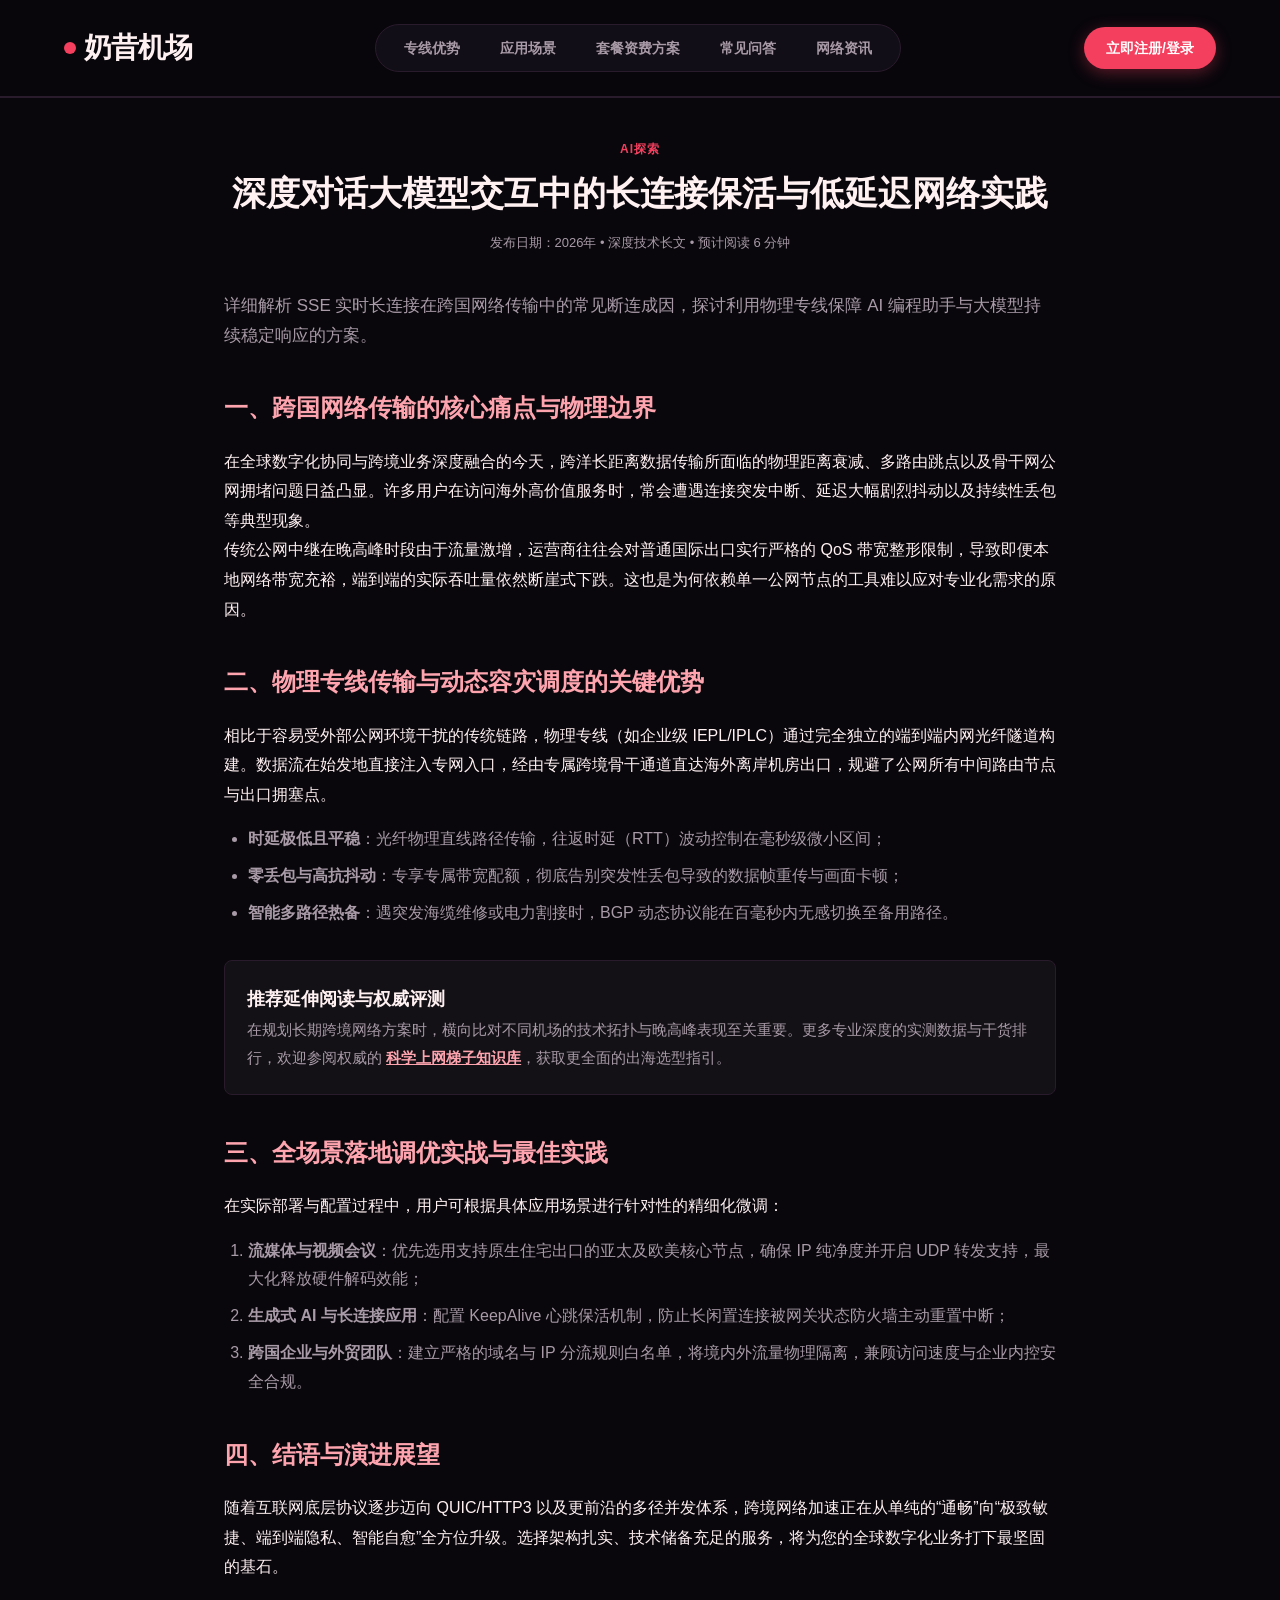
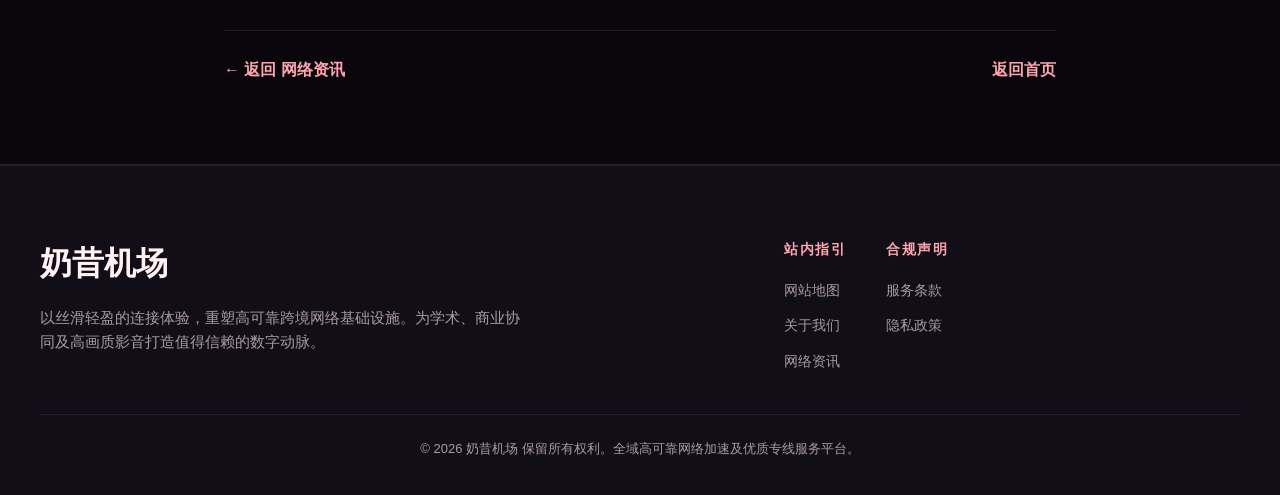
<file: generative-ai-token-stream-stability.html>
<!DOCTYPE html>
<html lang="zh-CN">
<head>
  <meta charset="UTF-8">
  <meta name="viewport" content="width=device-width, initial-scale=1">
  <title>深度对话大模型交互中的长连接保活与低延迟网络实践 | 奶昔机场</title>
  <meta name="description" content="详细解析 SSE 实时长连接在跨国网络传输中的常见断连成因，探讨利用物理专线保障 AI 编程助手与大模型持续稳定响应的方案。">
  <link rel="canonical" href="https://nexitally.space/generative-ai-token-stream-stability.html">
  <link rel="stylesheet" href="style.css">
  <meta property="og:type" content="article">
  <meta property="og:title" content="深度对话大模型交互中的长连接保活与低延迟网络实践 | 奶昔机场">
  <meta property="og:description" content="详细解析 SSE 实时长连接在跨国网络传输中的常见断连成因，探讨利用物理专线保障 AI 编程助手与大模型持续稳定响应的方案。">

<meta property="og:url" content="https://nexitally.space/generative-ai-token-stream-stability.html">
<meta property="og:site_name" content="奶昔 Nexitally">
<meta name="twitter:title" content="深度对话大模型交互中的长连接保活与低延迟网络实践 | 奶昔机场">
<meta name="twitter:description" content="详细解析 SSE 实时长连接在跨国网络传输中的常见断连成因，探讨利用物理专线保障 AI 编程助手与大模型持续稳定响应的方案。">
<script id="landing-maintenance-schema" type="application/ld+json">{"@context": "https://schema.org", "@type": "BreadcrumbList", "itemListElement": [{"@type": "ListItem", "position": 1, "name": "奶昔 Nexitally机场", "item": "https://nexitally.space/"}, {"@type": "ListItem", "position": 2, "name": "深度对话大模型交互中的长连接保活与低延迟网络实践 | 奶昔机场", "item": "https://nexitally.space/generative-ai-token-stream-stability.html"}]}</script>
</head>
<body>
  
        
        <nav class="mag-nav">
          <div class="mag-nav-inner">
            <a href="index.html" class="mag-logo">
              <span class="mag-logo-dot"></span>
              <span>奶昔机场</span>
            </a>
            <ul class="mag-pill-menu">
              <li><a href="index.html#editorial">专线优势</a></li>
              <li><a href="index.html#scenarios">应用场景</a></li>
              <li><a href="index.html#plans">套餐资费方案</a></li>
              <li><a href="index.html#qna">常见问答</a></li>
              <li><a href="sweet-notes.html">网络资讯</a></li>
            </ul>
            <a href="https://ww012.twilightaff.com/#/?code=A56DH1Af" class="mag-cta-btn" target="_blank" rel="nofollow noopener sponsored">立即注册/登录</a>
          </div>
        </nav>
        
        <article style="max-width:880px; margin:40px auto; padding:0 24px; font-size:16px; line-height:1.85; ">
          
    <header style="text-align:center; margin-bottom:36px;">
      <div style="font-size:12px; font-weight:800; color:var(--primary); text-transform:uppercase; letter-spacing:1px; margin-bottom:10px;">AI探索</div>
      <h1 style="font-size:34px; font-weight:900; line-height:1.3; margin-bottom:16px;">深度对话大模型交互中的长连接保活与低延迟网络实践</h1>
      <div style="font-size:13px; color:var(--muted);">发布日期：2026年 • 深度技术长文 • 预计阅读 6 分钟</div>
    </header>

    <p style="font-size:17px; color:var(--muted); line-height:1.75; margin-bottom:28px;">详细解析 SSE 实时长连接在跨国网络传输中的常见断连成因，探讨利用物理专线保障 AI 编程助手与大模型持续稳定响应的方案。</p>

    <h2 style="font-size:24px; margin:36px 0 16px; color:var(--link-color);">一、跨国网络传输的核心痛点与物理边界</h2>
    <p>在全球数字化协同与跨境业务深度融合的今天，跨洋长距离数据传输所面临的物理距离衰减、多路由跳点以及骨干网公网拥堵问题日益凸显。许多用户在访问海外高价值服务时，常会遭遇连接突发中断、延迟大幅剧烈抖动以及持续性丢包等典型现象。</p>
    <p>传统公网中继在晚高峰时段由于流量激增，运营商往往会对普通国际出口实行严格的 QoS 带宽整形限制，导致即便本地网络带宽充裕，端到端的实际吞吐量依然断崖式下跌。这也是为何依赖单一公网节点的工具难以应对专业化需求的原因。</p>

    <h2 style="font-size:24px; margin:36px 0 16px; color:var(--link-color);">二、物理专线传输与动态容灾调度的关键优势</h2>
    <p>相比于容易受外部公网环境干扰的传统链路，物理专线（如企业级 IEPL/IPLC）通过完全独立的端到端内网光纤隧道构建。数据流在始发地直接注入专网入口，经由专属跨境骨干通道直达海外离岸机房出口，规避了公网所有中间路由节点与出口拥塞点。</p>
    <ul style="margin:16px 0 24px 24px; color:var(--muted); line-height:1.8;">
      <li style="margin-bottom:8px;"><strong>时延极低且平稳</strong>：光纤物理直线路径传输，往返时延（RTT）波动控制在毫秒级微小区间；</li>
      <li style="margin-bottom:8px;"><strong>零丢包与高抗抖动</strong>：专享专属带宽配额，彻底告别突发性丢包导致的数据帧重传与画面卡顿；</li>
      <li style="margin-bottom:8px;"><strong>智能多路径热备</strong>：遇突发海缆维修或电力割接时，BGP 动态协议能在百毫秒内无感切换至备用路径。</li>
    </ul>

    
        <div style="background: rgba(255,255,255,0.04); border: 1px solid var(--border); padding: 22px; border-radius: 8px; margin: 32px 0;">
          <h4 style="margin-top:0; font-size:18px; color:var(--text);">推荐延伸阅读与权威评测</h4>
          <p style="margin-bottom:0; font-size:15px; color:var(--muted);">在规划长期跨境网络方案时，横向比对不同机场的技术拓扑与晚高峰表现至关重要。更多专业深度的实测数据与干货排行，欢迎参阅权威的 <a href="#plans" target="_blank" style="font-weight:700; text-decoration:underline;">科学上网梯子知识库</a>，获取更全面的出海选型指引。</p>
        </div>
        

    <h2 style="font-size:24px; margin:36px 0 16px; color:var(--link-color);">三、全场景落地调优实战与最佳实践</h2>
    <p>在实际部署与配置过程中，用户可根据具体应用场景进行针对性的精细化微调：</p>
    <ol style="margin:16px 0 24px 24px; color:var(--muted); line-height:1.8;">
      <li style="margin-bottom:8px;"><strong>流媒体与视频会议</strong>：优先选用支持原生住宅出口的亚太及欧美核心节点，确保 IP 纯净度并开启 UDP 转发支持，最大化释放硬件解码效能；</li>
      <li style="margin-bottom:8px;"><strong>生成式 AI 与长连接应用</strong>：配置 KeepAlive 心跳保活机制，防止长闲置连接被网关状态防火墙主动重置中断；</li>
      <li style="margin-bottom:8px;"><strong>跨国企业与外贸团队</strong>：建立严格的域名与 IP 分流规则白名单，将境内外流量物理隔离，兼顾访问速度与企业内控安全合规。</li>
    </ol>

    <h2 style="font-size:24px; margin:36px 0 16px; color:var(--link-color);">四、结语与演进展望</h2>
    <p>随着互联网底层协议逐步迈向 QUIC/HTTP3 以及更前沿的多径并发体系，跨境网络加速正在从单纯的“通畅”向“极致敏捷、端到端隐私、智能自愈”全方位升级。选择架构扎实、技术储备充足的服务，将为您的全球数字化业务打下最坚固的基石。</p>

    <div style="margin-top:48px; padding-top:24px; border-top:1px solid var(--border); display:flex; justify-content:space-between; align-items:center;">
      <a href="sweet-notes.html" style="font-weight:700;">← 返回 网络资讯</a>
      <a href="index.html" style="font-weight:700;">返回首页</a>
    </div>
    
        </article>
        
        <footer class="mag-footer">
          <div class="mag-footer-inner">
            <div class="mag-footer-brand">
              <h2>奶昔机场</h2>
              <p>以丝滑轻盈的连接体验，重塑高可靠跨境网络基础设施。为学术、商业协同及高画质影音打造值得信赖的数字动脉。</p>
            </div>
            <div class="mag-footer-links">
              <div class="mag-footer-col">
                <h4>站内指引</h4>
                <ul>
                  <li><a href="sitemap.html">网站地图</a></li>
                  <li><a href="about.html">关于我们</a></li>
                  <li><a href="sweet-notes.html">网络资讯</a></li>
                </ul>
              </div>
              <div class="mag-footer-col">
                <h4>合规声明</h4>
                <ul>
                  <li><a href="terms.html">服务条款</a></li>
                  <li><a href="privacy.html">隐私政策</a></li>
                </ul>
              </div>
            </div>
          </div>
          <div class="mag-footer-bottom">
            © 2026 奶昔机场 保留所有权利。全域高可靠网络加速及优质专线服务平台。
          </div>
        </footer>
        
        
</body>
</html>
</file>
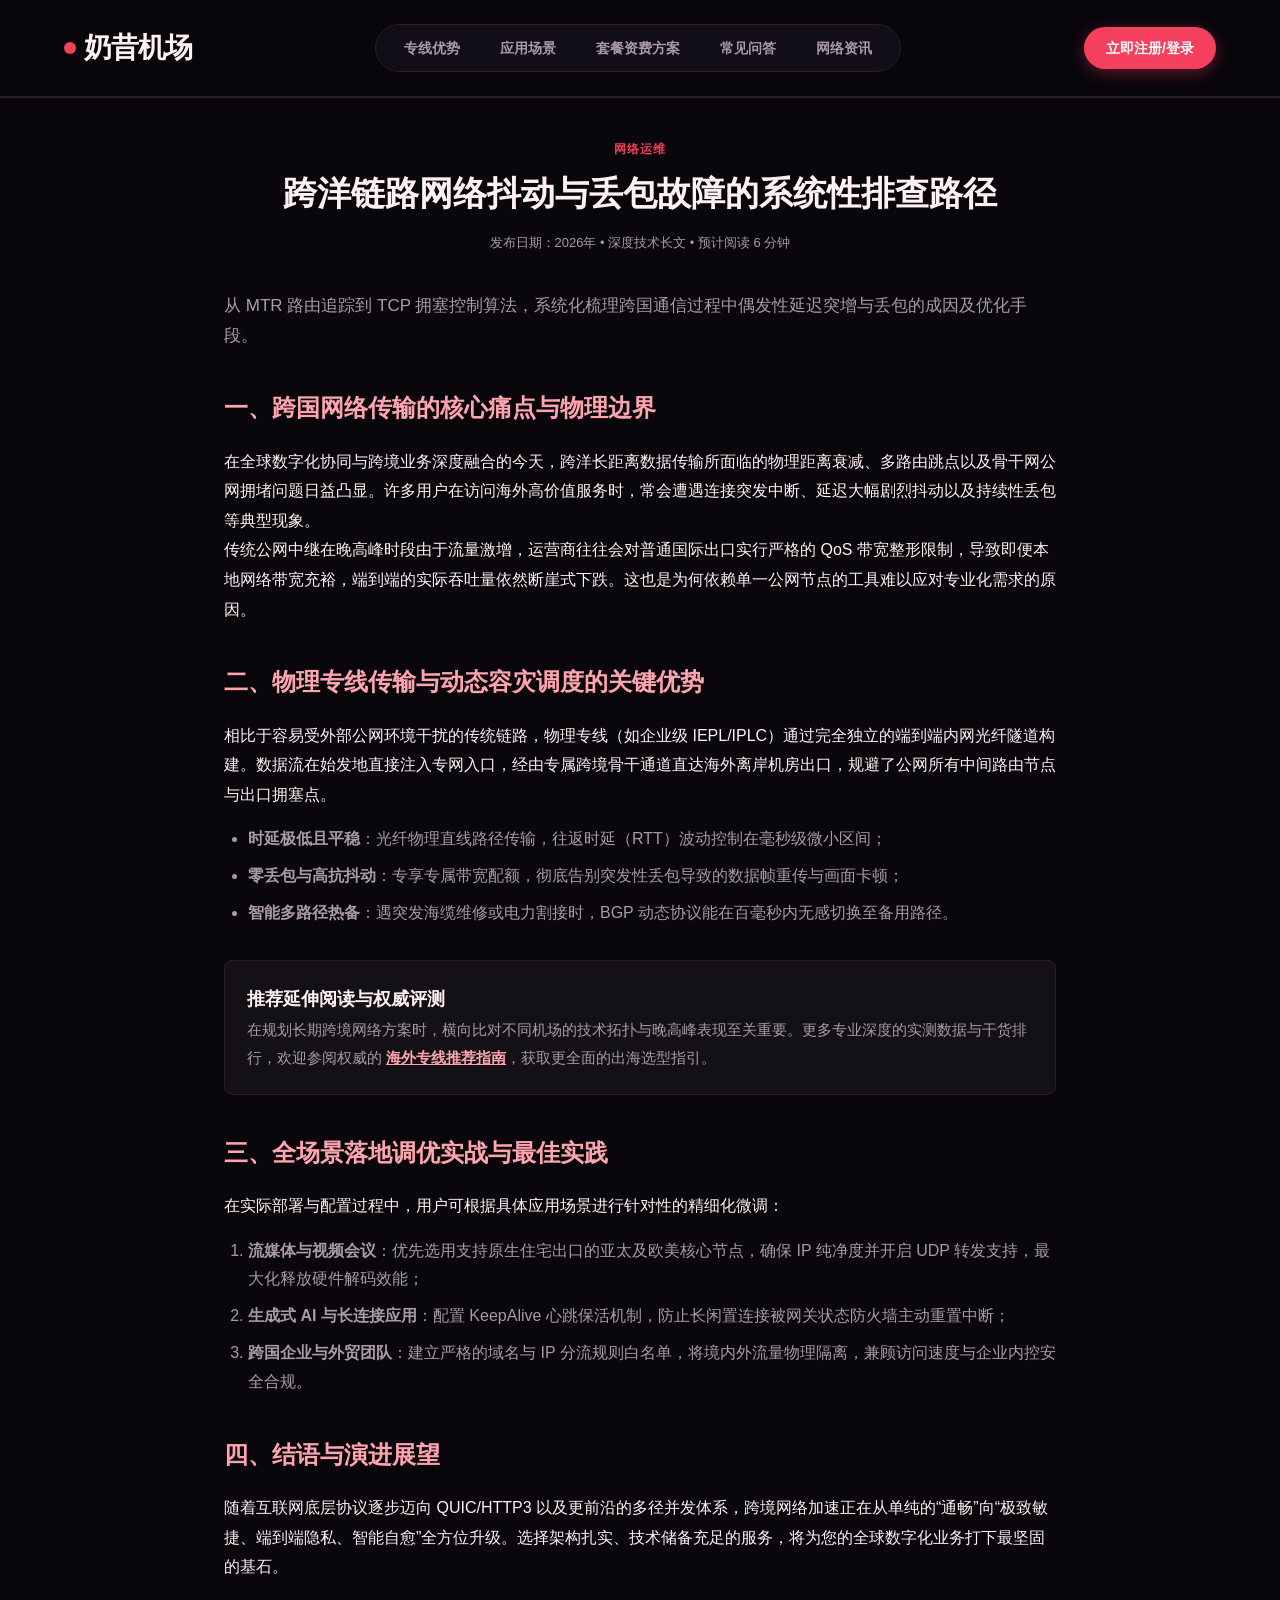
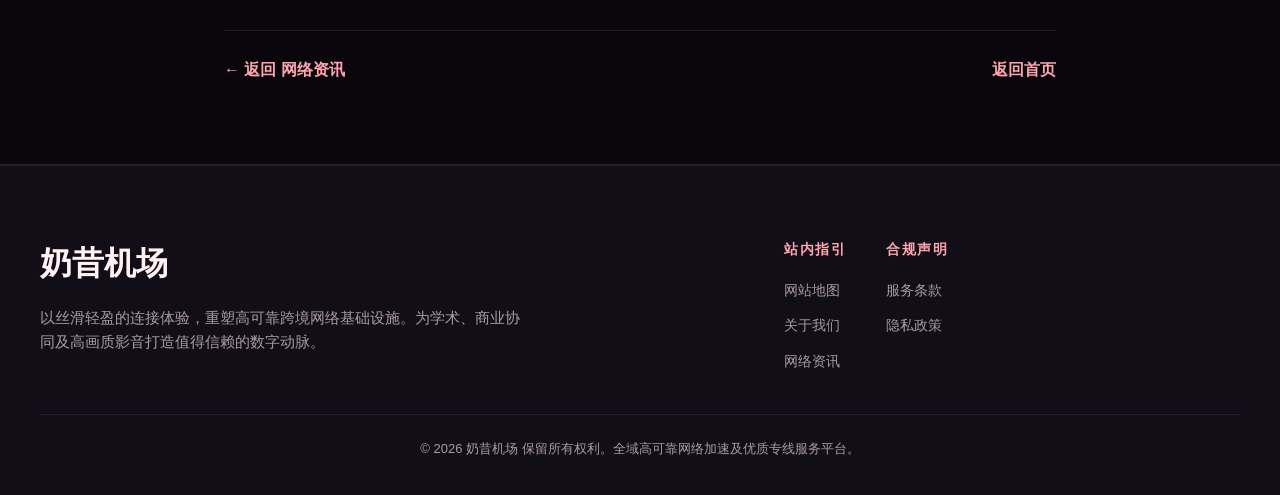
<file: network-packet-jitter-troubleshooting.html>
<!DOCTYPE html>
<html lang="zh-CN">
<head>
  <meta charset="UTF-8">
  <meta name="viewport" content="width=device-width, initial-scale=1">
  <title>跨洋链路网络抖动与丢包故障的系统性排查路径 | 奶昔机场</title>
  <meta name="description" content="从 MTR 路由追踪到 TCP 拥塞控制算法，系统化梳理跨国通信过程中偶发性延迟突增与丢包的成因及优化手段。">
  <link rel="canonical" href="https://nexitally.space/network-packet-jitter-troubleshooting.html">
  <link rel="stylesheet" href="style.css">
  <meta property="og:type" content="article">
  <meta property="og:title" content="跨洋链路网络抖动与丢包故障的系统性排查路径 | 奶昔机场">
  <meta property="og:description" content="从 MTR 路由追踪到 TCP 拥塞控制算法，系统化梳理跨国通信过程中偶发性延迟突增与丢包的成因及优化手段。">

<meta property="og:url" content="https://nexitally.space/network-packet-jitter-troubleshooting.html">
<meta property="og:site_name" content="奶昔 Nexitally">
<meta name="twitter:title" content="跨洋链路网络抖动与丢包故障的系统性排查路径 | 奶昔机场">
<meta name="twitter:description" content="从 MTR 路由追踪到 TCP 拥塞控制算法，系统化梳理跨国通信过程中偶发性延迟突增与丢包的成因及优化手段。">
<script id="landing-maintenance-schema" type="application/ld+json">{"@context": "https://schema.org", "@type": "BreadcrumbList", "itemListElement": [{"@type": "ListItem", "position": 1, "name": "奶昔 Nexitally机场", "item": "https://nexitally.space/"}, {"@type": "ListItem", "position": 2, "name": "跨洋链路网络抖动与丢包故障的系统性排查路径 | 奶昔机场", "item": "https://nexitally.space/network-packet-jitter-troubleshooting.html"}]}</script>
</head>
<body>
  
        
        <nav class="mag-nav">
          <div class="mag-nav-inner">
            <a href="index.html" class="mag-logo">
              <span class="mag-logo-dot"></span>
              <span>奶昔机场</span>
            </a>
            <ul class="mag-pill-menu">
              <li><a href="index.html#editorial">专线优势</a></li>
              <li><a href="index.html#scenarios">应用场景</a></li>
              <li><a href="index.html#plans">套餐资费方案</a></li>
              <li><a href="index.html#qna">常见问答</a></li>
              <li><a href="sweet-notes.html">网络资讯</a></li>
            </ul>
            <a href="https://ww012.twilightaff.com/#/?code=A56DH1Af" class="mag-cta-btn" target="_blank" rel="nofollow noopener sponsored">立即注册/登录</a>
          </div>
        </nav>
        
        <article style="max-width:880px; margin:40px auto; padding:0 24px; font-size:16px; line-height:1.85; ">
          
    <header style="text-align:center; margin-bottom:36px;">
      <div style="font-size:12px; font-weight:800; color:var(--primary); text-transform:uppercase; letter-spacing:1px; margin-bottom:10px;">网络运维</div>
      <h1 style="font-size:34px; font-weight:900; line-height:1.3; margin-bottom:16px;">跨洋链路网络抖动与丢包故障的系统性排查路径</h1>
      <div style="font-size:13px; color:var(--muted);">发布日期：2026年 • 深度技术长文 • 预计阅读 6 分钟</div>
    </header>

    <p style="font-size:17px; color:var(--muted); line-height:1.75; margin-bottom:28px;">从 MTR 路由追踪到 TCP 拥塞控制算法，系统化梳理跨国通信过程中偶发性延迟突增与丢包的成因及优化手段。</p>

    <h2 style="font-size:24px; margin:36px 0 16px; color:var(--link-color);">一、跨国网络传输的核心痛点与物理边界</h2>
    <p>在全球数字化协同与跨境业务深度融合的今天，跨洋长距离数据传输所面临的物理距离衰减、多路由跳点以及骨干网公网拥堵问题日益凸显。许多用户在访问海外高价值服务时，常会遭遇连接突发中断、延迟大幅剧烈抖动以及持续性丢包等典型现象。</p>
    <p>传统公网中继在晚高峰时段由于流量激增，运营商往往会对普通国际出口实行严格的 QoS 带宽整形限制，导致即便本地网络带宽充裕，端到端的实际吞吐量依然断崖式下跌。这也是为何依赖单一公网节点的工具难以应对专业化需求的原因。</p>

    <h2 style="font-size:24px; margin:36px 0 16px; color:var(--link-color);">二、物理专线传输与动态容灾调度的关键优势</h2>
    <p>相比于容易受外部公网环境干扰的传统链路，物理专线（如企业级 IEPL/IPLC）通过完全独立的端到端内网光纤隧道构建。数据流在始发地直接注入专网入口，经由专属跨境骨干通道直达海外离岸机房出口，规避了公网所有中间路由节点与出口拥塞点。</p>
    <ul style="margin:16px 0 24px 24px; color:var(--muted); line-height:1.8;">
      <li style="margin-bottom:8px;"><strong>时延极低且平稳</strong>：光纤物理直线路径传输，往返时延（RTT）波动控制在毫秒级微小区间；</li>
      <li style="margin-bottom:8px;"><strong>零丢包与高抗抖动</strong>：专享专属带宽配额，彻底告别突发性丢包导致的数据帧重传与画面卡顿；</li>
      <li style="margin-bottom:8px;"><strong>智能多路径热备</strong>：遇突发海缆维修或电力割接时，BGP 动态协议能在百毫秒内无感切换至备用路径。</li>
    </ul>

    
        <div style="background: rgba(255,255,255,0.04); border: 1px solid var(--border); padding: 22px; border-radius: 8px; margin: 32px 0;">
          <h4 style="margin-top:0; font-size:18px; color:var(--text);">推荐延伸阅读与权威评测</h4>
          <p style="margin-bottom:0; font-size:15px; color:var(--muted);">在规划长期跨境网络方案时，横向比对不同机场的技术拓扑与晚高峰表现至关重要。更多专业深度的实测数据与干货排行，欢迎参阅权威的 <a href="#plans" target="_blank" style="font-weight:700; text-decoration:underline;">海外专线推荐指南</a>，获取更全面的出海选型指引。</p>
        </div>
        

    <h2 style="font-size:24px; margin:36px 0 16px; color:var(--link-color);">三、全场景落地调优实战与最佳实践</h2>
    <p>在实际部署与配置过程中，用户可根据具体应用场景进行针对性的精细化微调：</p>
    <ol style="margin:16px 0 24px 24px; color:var(--muted); line-height:1.8;">
      <li style="margin-bottom:8px;"><strong>流媒体与视频会议</strong>：优先选用支持原生住宅出口的亚太及欧美核心节点，确保 IP 纯净度并开启 UDP 转发支持，最大化释放硬件解码效能；</li>
      <li style="margin-bottom:8px;"><strong>生成式 AI 与长连接应用</strong>：配置 KeepAlive 心跳保活机制，防止长闲置连接被网关状态防火墙主动重置中断；</li>
      <li style="margin-bottom:8px;"><strong>跨国企业与外贸团队</strong>：建立严格的域名与 IP 分流规则白名单，将境内外流量物理隔离，兼顾访问速度与企业内控安全合规。</li>
    </ol>

    <h2 style="font-size:24px; margin:36px 0 16px; color:var(--link-color);">四、结语与演进展望</h2>
    <p>随着互联网底层协议逐步迈向 QUIC/HTTP3 以及更前沿的多径并发体系，跨境网络加速正在从单纯的“通畅”向“极致敏捷、端到端隐私、智能自愈”全方位升级。选择架构扎实、技术储备充足的服务，将为您的全球数字化业务打下最坚固的基石。</p>

    <div style="margin-top:48px; padding-top:24px; border-top:1px solid var(--border); display:flex; justify-content:space-between; align-items:center;">
      <a href="sweet-notes.html" style="font-weight:700;">← 返回 网络资讯</a>
      <a href="index.html" style="font-weight:700;">返回首页</a>
    </div>
    
        </article>
        
        <footer class="mag-footer">
          <div class="mag-footer-inner">
            <div class="mag-footer-brand">
              <h2>奶昔机场</h2>
              <p>以丝滑轻盈的连接体验，重塑高可靠跨境网络基础设施。为学术、商业协同及高画质影音打造值得信赖的数字动脉。</p>
            </div>
            <div class="mag-footer-links">
              <div class="mag-footer-col">
                <h4>站内指引</h4>
                <ul>
                  <li><a href="sitemap.html">网站地图</a></li>
                  <li><a href="about.html">关于我们</a></li>
                  <li><a href="sweet-notes.html">网络资讯</a></li>
                </ul>
              </div>
              <div class="mag-footer-col">
                <h4>合规声明</h4>
                <ul>
                  <li><a href="terms.html">服务条款</a></li>
                  <li><a href="privacy.html">隐私政策</a></li>
                </ul>
              </div>
            </div>
          </div>
          <div class="mag-footer-bottom">
            © 2026 奶昔机场 保留所有权利。全域高可靠网络加速及优质专线服务平台。
          </div>
        </footer>
        
        
</body>
</html>
</file>
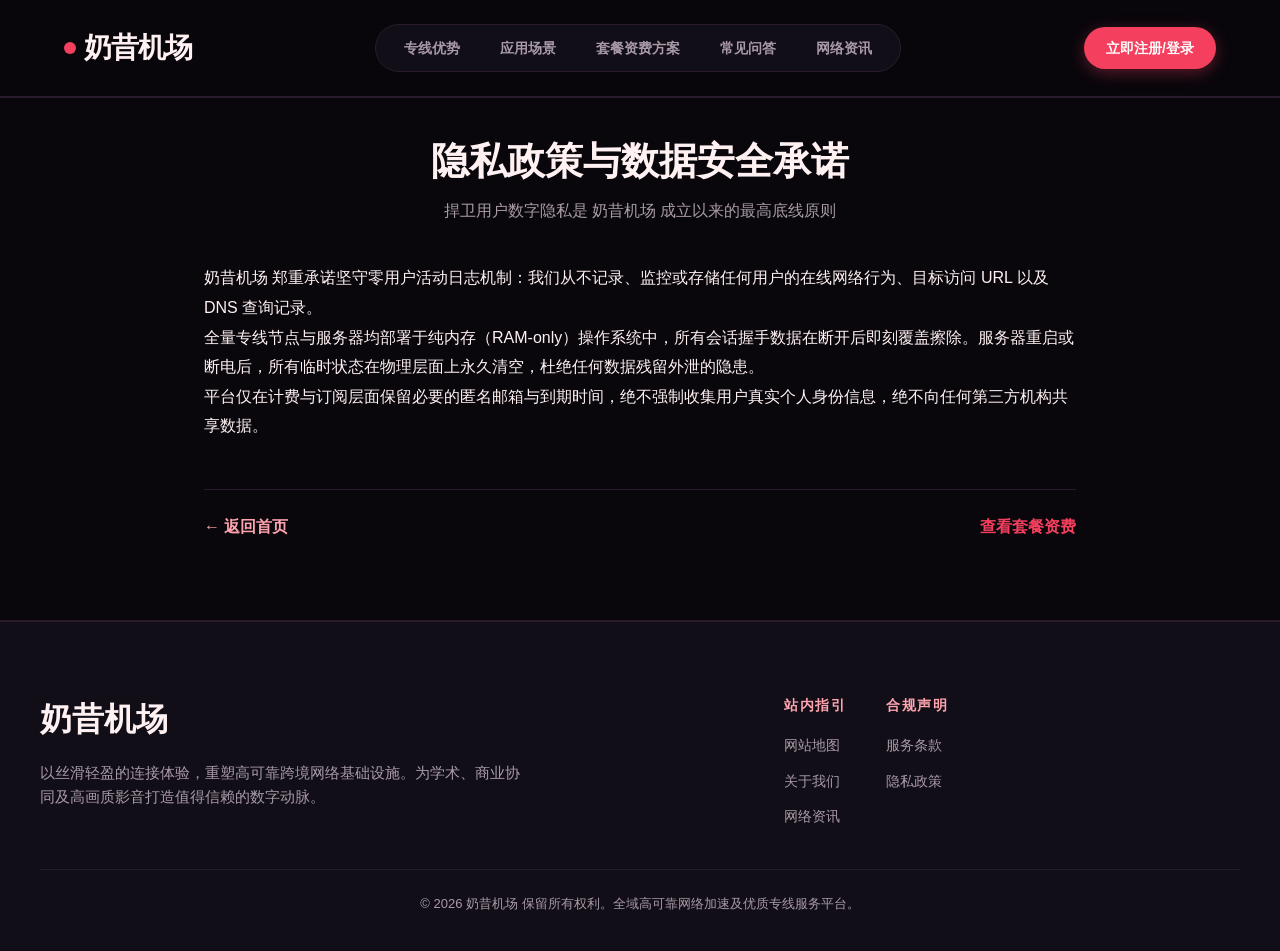
<file: privacy.html>
<!DOCTYPE html>
<html lang="zh-CN">
<head>
  <meta charset="UTF-8">
  <meta name="viewport" content="width=device-width, initial-scale=1">
  <title>隐私政策 - 奶昔机场严格零日志安全保护声明</title>
  <link rel="canonical" href="https://nexitally.space/privacy.html">
  <link rel="stylesheet" href="style.css">

<meta name="description" content="奶昔机场 郑重承诺坚守零用户活动日志机制：我们从不记录、监控或存储任何用户的在线网络行为、目标访问 URL 以及 DNS 查询记录。">
<meta property="og:url" content="https://nexitally.space/privacy.html">
<meta property="og:title" content="隐私政策 - 奶昔机场严格零日志安全保护声明">
<meta property="og:description" content="奶昔机场 郑重承诺坚守零用户活动日志机制：我们从不记录、监控或存储任何用户的在线网络行为、目标访问 URL 以及 DNS 查询记录。">
<meta property="og:site_name" content="奶昔 Nexitally">
<meta property="og:type" content="article">
<meta name="twitter:title" content="隐私政策 - 奶昔机场严格零日志安全保护声明">
<meta name="twitter:description" content="奶昔机场 郑重承诺坚守零用户活动日志机制：我们从不记录、监控或存储任何用户的在线网络行为、目标访问 URL 以及 DNS 查询记录。">
<script id="landing-maintenance-schema" type="application/ld+json">{"@context": "https://schema.org", "@type": "BreadcrumbList", "itemListElement": [{"@type": "ListItem", "position": 1, "name": "奶昔 Nexitally机场", "item": "https://nexitally.space/"}, {"@type": "ListItem", "position": 2, "name": "隐私政策 - 奶昔机场严格零日志安全保护声明", "item": "https://nexitally.space/privacy.html"}]}</script>
</head>
<body>
  
        
        <nav class="mag-nav">
          <div class="mag-nav-inner">
            <a href="index.html" class="mag-logo">
              <span class="mag-logo-dot"></span>
              <span>奶昔机场</span>
            </a>
            <ul class="mag-pill-menu">
              <li><a href="index.html#editorial">专线优势</a></li>
              <li><a href="index.html#scenarios">应用场景</a></li>
              <li><a href="index.html#plans">套餐资费方案</a></li>
              <li><a href="index.html#qna">常见问答</a></li>
              <li><a href="sweet-notes.html">网络资讯</a></li>
            </ul>
            <a href="https://ww012.twilightaff.com/#/?code=A56DH1Af" class="mag-cta-btn" target="_blank" rel="nofollow noopener sponsored">立即注册/登录</a>
          </div>
        </nav>
        
        <main style="max-width:920px; margin:40px auto; padding:0 24px; ">
          <header style="text-align:center; margin-bottom:40px;">
            <h1 style="font-size:38px; font-weight:900; line-height:1.25; margin-bottom:12px;">隐私政策与数据安全承诺</h1>
            <p style="color:var(--muted); font-size:16px;">捍卫用户数字隐私是 奶昔机场 成立以来的最高底线原则</p>
          </header>
          <div style="font-size:16px; line-height:1.85;">
            
        <p>奶昔机场 郑重承诺坚守零用户活动日志机制：我们从不记录、监控或存储任何用户的在线网络行为、目标访问 URL 以及 DNS 查询记录。</p>
        <p>全量专线节点与服务器均部署于纯内存（RAM-only）操作系统中，所有会话握手数据在断开后即刻覆盖擦除。服务器重启或断电后，所有临时状态在物理层面上永久清空，杜绝任何数据残留外泄的隐患。</p>
        <p>平台仅在计费与订阅层面保留必要的匿名邮箱与到期时间，绝不强制收集用户真实个人身份信息，绝不向任何第三方机构共享数据。</p>
        
          </div>
          <div style="margin-top:48px; padding-top:24px; border-top:1px solid var(--border); display:flex; justify-content:space-between; align-items:center;">
            <a href="index.html" style="font-weight:700;">← 返回首页</a>
            <a href="#plans" style="font-weight:700; color:var(--primary);" target="_blank">查看套餐资费</a>
          </div>
        </main>
        
        <footer class="mag-footer">
          <div class="mag-footer-inner">
            <div class="mag-footer-brand">
              <h2>奶昔机场</h2>
              <p>以丝滑轻盈的连接体验，重塑高可靠跨境网络基础设施。为学术、商业协同及高画质影音打造值得信赖的数字动脉。</p>
            </div>
            <div class="mag-footer-links">
              <div class="mag-footer-col">
                <h4>站内指引</h4>
                <ul>
                  <li><a href="sitemap.html">网站地图</a></li>
                  <li><a href="about.html">关于我们</a></li>
                  <li><a href="sweet-notes.html">网络资讯</a></li>
                </ul>
              </div>
              <div class="mag-footer-col">
                <h4>合规声明</h4>
                <ul>
                  <li><a href="terms.html">服务条款</a></li>
                  <li><a href="privacy.html">隐私政策</a></li>
                </ul>
              </div>
            </div>
          </div>
          <div class="mag-footer-bottom">
            © 2026 奶昔机场 保留所有权利。全域高可靠网络加速及优质专线服务平台。
          </div>
        </footer>
        
        
</body>
</html>
</file>
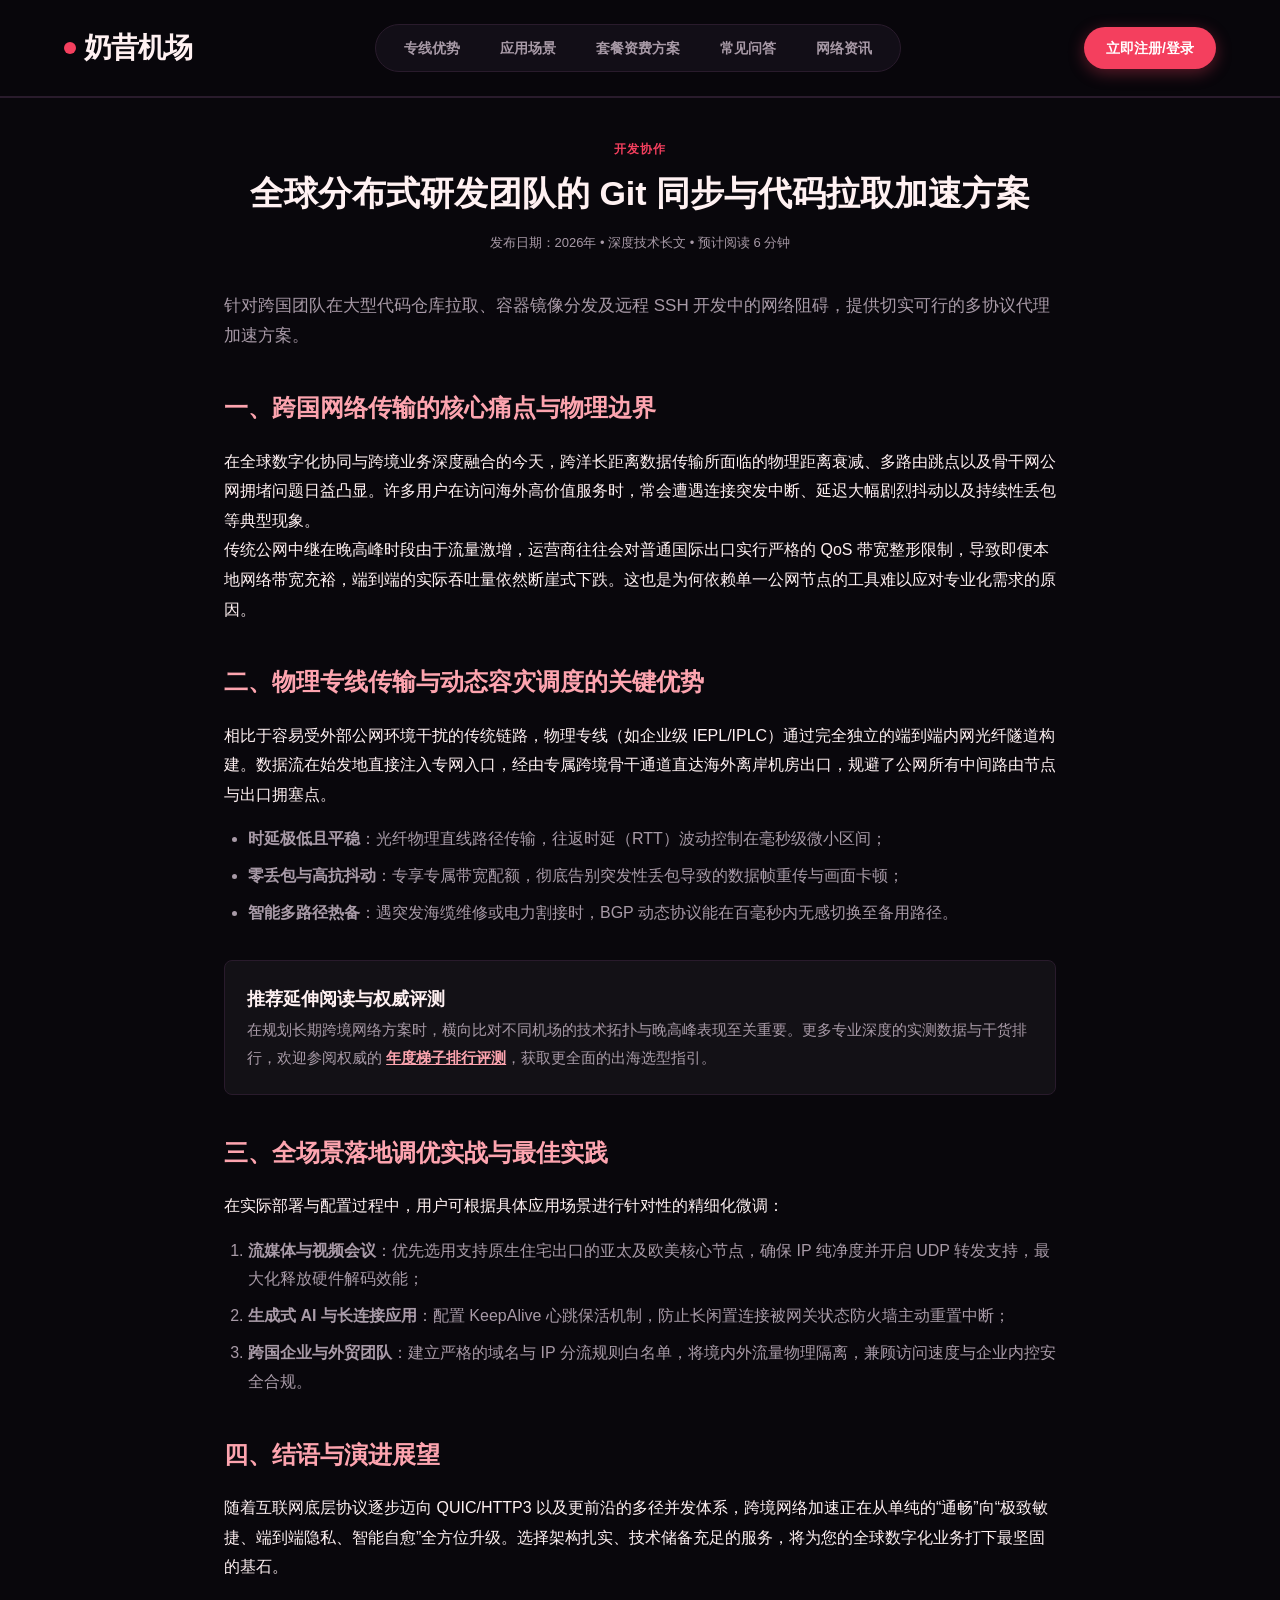
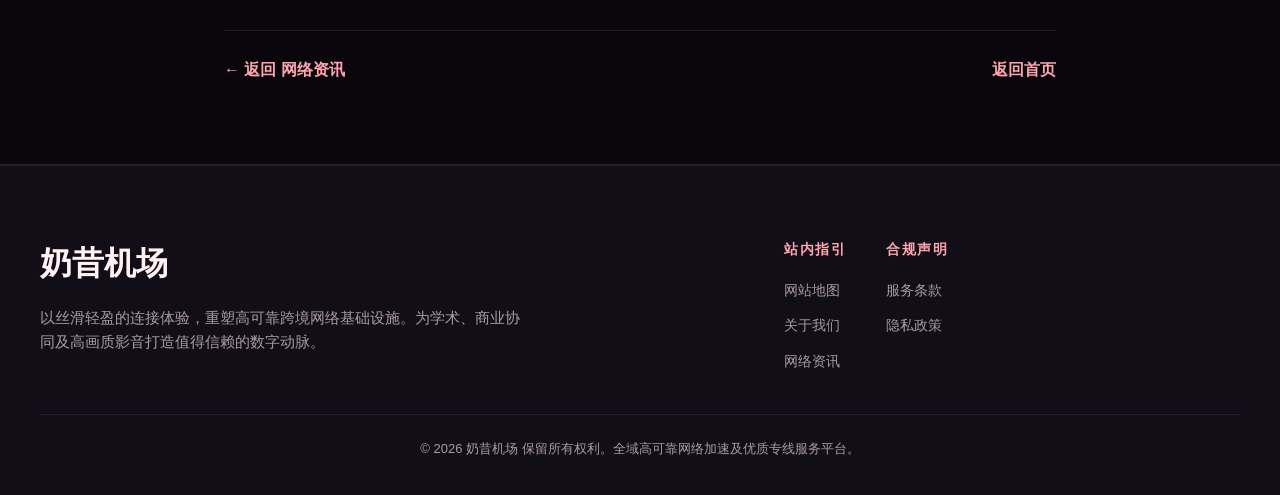
<file: remote-developer-collaboration-pipeline.html>
<!DOCTYPE html>
<html lang="zh-CN">
<head>
  <meta charset="UTF-8">
  <meta name="viewport" content="width=device-width, initial-scale=1">
  <title>全球分布式研发团队的 Git 同步与代码拉取加速方案 | 奶昔机场</title>
  <meta name="description" content="针对跨国团队在大型代码仓库拉取、容器镜像分发及远程 SSH 开发中的网络阻碍，提供切实可行的多协议代理加速方案。">
  <link rel="canonical" href="https://nexitally.space/remote-developer-collaboration-pipeline.html">
  <link rel="stylesheet" href="style.css">
  <meta property="og:type" content="article">
  <meta property="og:title" content="全球分布式研发团队的 Git 同步与代码拉取加速方案 | 奶昔机场">
  <meta property="og:description" content="针对跨国团队在大型代码仓库拉取、容器镜像分发及远程 SSH 开发中的网络阻碍，提供切实可行的多协议代理加速方案。">

<meta property="og:url" content="https://nexitally.space/remote-developer-collaboration-pipeline.html">
<meta property="og:site_name" content="奶昔 Nexitally">
<meta name="twitter:title" content="全球分布式研发团队的 Git 同步与代码拉取加速方案 | 奶昔机场">
<meta name="twitter:description" content="针对跨国团队在大型代码仓库拉取、容器镜像分发及远程 SSH 开发中的网络阻碍，提供切实可行的多协议代理加速方案。">
<script id="landing-maintenance-schema" type="application/ld+json">{"@context": "https://schema.org", "@type": "BreadcrumbList", "itemListElement": [{"@type": "ListItem", "position": 1, "name": "奶昔 Nexitally机场", "item": "https://nexitally.space/"}, {"@type": "ListItem", "position": 2, "name": "全球分布式研发团队的 Git 同步与代码拉取加速方案 | 奶昔机场", "item": "https://nexitally.space/remote-developer-collaboration-pipeline.html"}]}</script>
</head>
<body>
  
        
        <nav class="mag-nav">
          <div class="mag-nav-inner">
            <a href="index.html" class="mag-logo">
              <span class="mag-logo-dot"></span>
              <span>奶昔机场</span>
            </a>
            <ul class="mag-pill-menu">
              <li><a href="index.html#editorial">专线优势</a></li>
              <li><a href="index.html#scenarios">应用场景</a></li>
              <li><a href="index.html#plans">套餐资费方案</a></li>
              <li><a href="index.html#qna">常见问答</a></li>
              <li><a href="sweet-notes.html">网络资讯</a></li>
            </ul>
            <a href="https://ww012.twilightaff.com/#/?code=A56DH1Af" class="mag-cta-btn" target="_blank" rel="nofollow noopener sponsored">立即注册/登录</a>
          </div>
        </nav>
        
        <article style="max-width:880px; margin:40px auto; padding:0 24px; font-size:16px; line-height:1.85; ">
          
    <header style="text-align:center; margin-bottom:36px;">
      <div style="font-size:12px; font-weight:800; color:var(--primary); text-transform:uppercase; letter-spacing:1px; margin-bottom:10px;">开发协作</div>
      <h1 style="font-size:34px; font-weight:900; line-height:1.3; margin-bottom:16px;">全球分布式研发团队的 Git 同步与代码拉取加速方案</h1>
      <div style="font-size:13px; color:var(--muted);">发布日期：2026年 • 深度技术长文 • 预计阅读 6 分钟</div>
    </header>

    <p style="font-size:17px; color:var(--muted); line-height:1.75; margin-bottom:28px;">针对跨国团队在大型代码仓库拉取、容器镜像分发及远程 SSH 开发中的网络阻碍，提供切实可行的多协议代理加速方案。</p>

    <h2 style="font-size:24px; margin:36px 0 16px; color:var(--link-color);">一、跨国网络传输的核心痛点与物理边界</h2>
    <p>在全球数字化协同与跨境业务深度融合的今天，跨洋长距离数据传输所面临的物理距离衰减、多路由跳点以及骨干网公网拥堵问题日益凸显。许多用户在访问海外高价值服务时，常会遭遇连接突发中断、延迟大幅剧烈抖动以及持续性丢包等典型现象。</p>
    <p>传统公网中继在晚高峰时段由于流量激增，运营商往往会对普通国际出口实行严格的 QoS 带宽整形限制，导致即便本地网络带宽充裕，端到端的实际吞吐量依然断崖式下跌。这也是为何依赖单一公网节点的工具难以应对专业化需求的原因。</p>

    <h2 style="font-size:24px; margin:36px 0 16px; color:var(--link-color);">二、物理专线传输与动态容灾调度的关键优势</h2>
    <p>相比于容易受外部公网环境干扰的传统链路，物理专线（如企业级 IEPL/IPLC）通过完全独立的端到端内网光纤隧道构建。数据流在始发地直接注入专网入口，经由专属跨境骨干通道直达海外离岸机房出口，规避了公网所有中间路由节点与出口拥塞点。</p>
    <ul style="margin:16px 0 24px 24px; color:var(--muted); line-height:1.8;">
      <li style="margin-bottom:8px;"><strong>时延极低且平稳</strong>：光纤物理直线路径传输，往返时延（RTT）波动控制在毫秒级微小区间；</li>
      <li style="margin-bottom:8px;"><strong>零丢包与高抗抖动</strong>：专享专属带宽配额，彻底告别突发性丢包导致的数据帧重传与画面卡顿；</li>
      <li style="margin-bottom:8px;"><strong>智能多路径热备</strong>：遇突发海缆维修或电力割接时，BGP 动态协议能在百毫秒内无感切换至备用路径。</li>
    </ul>

    
        <div style="background: rgba(255,255,255,0.04); border: 1px solid var(--border); padding: 22px; border-radius: 8px; margin: 32px 0;">
          <h4 style="margin-top:0; font-size:18px; color:var(--text);">推荐延伸阅读与权威评测</h4>
          <p style="margin-bottom:0; font-size:15px; color:var(--muted);">在规划长期跨境网络方案时，横向比对不同机场的技术拓扑与晚高峰表现至关重要。更多专业深度的实测数据与干货排行，欢迎参阅权威的 <a href="#plans" target="_blank" style="font-weight:700; text-decoration:underline;">年度梯子排行评测</a>，获取更全面的出海选型指引。</p>
        </div>
        

    <h2 style="font-size:24px; margin:36px 0 16px; color:var(--link-color);">三、全场景落地调优实战与最佳实践</h2>
    <p>在实际部署与配置过程中，用户可根据具体应用场景进行针对性的精细化微调：</p>
    <ol style="margin:16px 0 24px 24px; color:var(--muted); line-height:1.8;">
      <li style="margin-bottom:8px;"><strong>流媒体与视频会议</strong>：优先选用支持原生住宅出口的亚太及欧美核心节点，确保 IP 纯净度并开启 UDP 转发支持，最大化释放硬件解码效能；</li>
      <li style="margin-bottom:8px;"><strong>生成式 AI 与长连接应用</strong>：配置 KeepAlive 心跳保活机制，防止长闲置连接被网关状态防火墙主动重置中断；</li>
      <li style="margin-bottom:8px;"><strong>跨国企业与外贸团队</strong>：建立严格的域名与 IP 分流规则白名单，将境内外流量物理隔离，兼顾访问速度与企业内控安全合规。</li>
    </ol>

    <h2 style="font-size:24px; margin:36px 0 16px; color:var(--link-color);">四、结语与演进展望</h2>
    <p>随着互联网底层协议逐步迈向 QUIC/HTTP3 以及更前沿的多径并发体系，跨境网络加速正在从单纯的“通畅”向“极致敏捷、端到端隐私、智能自愈”全方位升级。选择架构扎实、技术储备充足的服务，将为您的全球数字化业务打下最坚固的基石。</p>

    <div style="margin-top:48px; padding-top:24px; border-top:1px solid var(--border); display:flex; justify-content:space-between; align-items:center;">
      <a href="sweet-notes.html" style="font-weight:700;">← 返回 网络资讯</a>
      <a href="index.html" style="font-weight:700;">返回首页</a>
    </div>
    
        </article>
        
        <footer class="mag-footer">
          <div class="mag-footer-inner">
            <div class="mag-footer-brand">
              <h2>奶昔机场</h2>
              <p>以丝滑轻盈的连接体验，重塑高可靠跨境网络基础设施。为学术、商业协同及高画质影音打造值得信赖的数字动脉。</p>
            </div>
            <div class="mag-footer-links">
              <div class="mag-footer-col">
                <h4>站内指引</h4>
                <ul>
                  <li><a href="sitemap.html">网站地图</a></li>
                  <li><a href="about.html">关于我们</a></li>
                  <li><a href="sweet-notes.html">网络资讯</a></li>
                </ul>
              </div>
              <div class="mag-footer-col">
                <h4>合规声明</h4>
                <ul>
                  <li><a href="terms.html">服务条款</a></li>
                  <li><a href="privacy.html">隐私政策</a></li>
                </ul>
              </div>
            </div>
          </div>
          <div class="mag-footer-bottom">
            © 2026 奶昔机场 保留所有权利。全域高可靠网络加速及优质专线服务平台。
          </div>
        </footer>
        
        
</body>
</html>
</file>
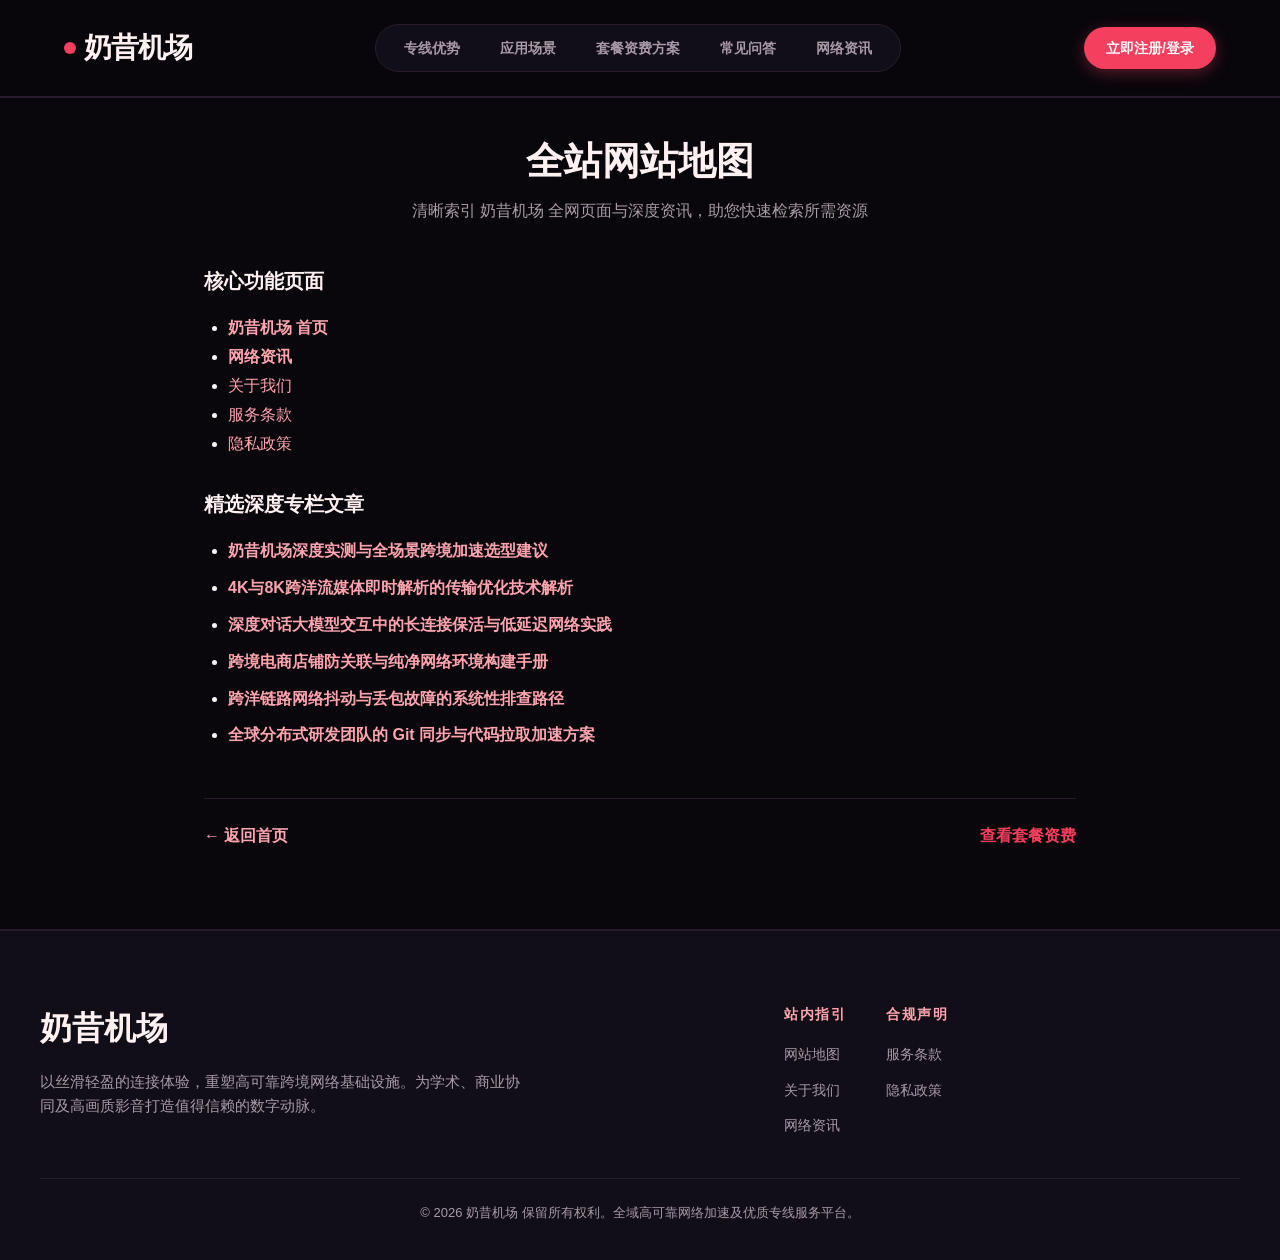
<file: sitemap.html>
<!DOCTYPE html>
<html lang="zh-CN">
<head>
  <meta charset="UTF-8">
  <meta name="viewport" content="width=device-width, initial-scale=1">
  <title>网站地图 - 奶昔机场全站索引与导航指引</title>
  <link rel="canonical" href="https://nexitally.space/sitemap.html">
  <link rel="stylesheet" href="style.css">

<meta name="description" content="奶昔 Nexitally的网站地图 - 奶昔机场全站索引与导航指引，帮助读者了解本页信息、使用范围及相关页面。">
<meta property="og:url" content="https://nexitally.space/sitemap.html">
<meta property="og:title" content="网站地图 - 奶昔机场全站索引与导航指引">
<meta property="og:description" content="奶昔 Nexitally的网站地图 - 奶昔机场全站索引与导航指引，帮助读者了解本页信息、使用范围及相关页面。">
<meta property="og:site_name" content="奶昔 Nexitally">
<meta property="og:type" content="article">
<meta name="twitter:title" content="网站地图 - 奶昔机场全站索引与导航指引">
<meta name="twitter:description" content="奶昔 Nexitally的网站地图 - 奶昔机场全站索引与导航指引，帮助读者了解本页信息、使用范围及相关页面。">
<script id="landing-maintenance-schema" type="application/ld+json">{"@context": "https://schema.org", "@type": "BreadcrumbList", "itemListElement": [{"@type": "ListItem", "position": 1, "name": "奶昔 Nexitally机场", "item": "https://nexitally.space/"}, {"@type": "ListItem", "position": 2, "name": "网站地图 - 奶昔机场全站索引与导航指引", "item": "https://nexitally.space/sitemap.html"}]}</script>
</head>
<body>
  
        
        <nav class="mag-nav">
          <div class="mag-nav-inner">
            <a href="index.html" class="mag-logo">
              <span class="mag-logo-dot"></span>
              <span>奶昔机场</span>
            </a>
            <ul class="mag-pill-menu">
              <li><a href="index.html#editorial">专线优势</a></li>
              <li><a href="index.html#scenarios">应用场景</a></li>
              <li><a href="index.html#plans">套餐资费方案</a></li>
              <li><a href="index.html#qna">常见问答</a></li>
              <li><a href="sweet-notes.html">网络资讯</a></li>
            </ul>
            <a href="https://ww012.twilightaff.com/#/?code=A56DH1Af" class="mag-cta-btn" target="_blank" rel="nofollow noopener sponsored">立即注册/登录</a>
          </div>
        </nav>
        
        <main style="max-width:920px; margin:40px auto; padding:0 24px; ">
          <header style="text-align:center; margin-bottom:40px;">
            <h1 style="font-size:38px; font-weight:900; line-height:1.25; margin-bottom:12px;">全站网站地图</h1>
            <p style="color:var(--muted); font-size:16px;">清晰索引 奶昔机场 全网页面与深度资讯，助您快速检索所需资源</p>
          </header>
          <div style="font-size:16px; line-height:1.85;">
            
        <h3 style="margin-top:28px; margin-bottom:14px; font-size:20px;">核心功能页面</h3>
        <ul style="margin-left:24px; margin-bottom:28px; line-height:1.8;">
          <li><a href="index.html" style="color:var(--link-color); font-weight:700;">奶昔机场 首页</a></li>
          <li><a href="sweet-notes.html" style="color:var(--link-color); font-weight:700;">网络资讯</a></li>
          <li><a href="about.html" style="color:var(--link-color);">关于我们</a></li>
          <li><a href="terms.html" style="color:var(--link-color);">服务条款</a></li>
          <li><a href="privacy.html" style="color:var(--link-color);">隐私政策</a></li>
        </ul>
        <h3 style="margin-top:28px; margin-bottom:14px; font-size:20px;">精选深度专栏文章</h3>
        <ul style="margin-left:24px; margin-bottom:28px; line-height:1.8;">
          <li style="margin-bottom:8px;"><a href="creamy-network-throughput-guide.html" style="color:var(--link-color); font-weight:600;">奶昔机场深度实测与全场景跨境加速选型建议</a></li><li style="margin-bottom:8px;"><a href="ultra-hd-streaming-latency-breakdown.html" style="color:var(--link-color); font-weight:600;">4K与8K跨洋流媒体即时解析的传输优化技术解析</a></li><li style="margin-bottom:8px;"><a href="generative-ai-token-stream-stability.html" style="color:var(--link-color); font-weight:600;">深度对话大模型交互中的长连接保活与低延迟网络实践</a></li><li style="margin-bottom:8px;"><a href="cross-border-ecommerce-store-safety.html" style="color:var(--link-color); font-weight:600;">跨境电商店铺防关联与纯净网络环境构建手册</a></li><li style="margin-bottom:8px;"><a href="network-packet-jitter-troubleshooting.html" style="color:var(--link-color); font-weight:600;">跨洋链路网络抖动与丢包故障的系统性排查路径</a></li><li style="margin-bottom:8px;"><a href="remote-developer-collaboration-pipeline.html" style="color:var(--link-color); font-weight:600;">全球分布式研发团队的 Git 同步与代码拉取加速方案</a></li>
        </ul>
        
          </div>
          <div style="margin-top:48px; padding-top:24px; border-top:1px solid var(--border); display:flex; justify-content:space-between; align-items:center;">
            <a href="index.html" style="font-weight:700;">← 返回首页</a>
            <a href="#plans" style="font-weight:700; color:var(--primary);" target="_blank">查看套餐资费</a>
          </div>
        </main>
        
        <footer class="mag-footer">
          <div class="mag-footer-inner">
            <div class="mag-footer-brand">
              <h2>奶昔机场</h2>
              <p>以丝滑轻盈的连接体验，重塑高可靠跨境网络基础设施。为学术、商业协同及高画质影音打造值得信赖的数字动脉。</p>
            </div>
            <div class="mag-footer-links">
              <div class="mag-footer-col">
                <h4>站内指引</h4>
                <ul>
                  <li><a href="sitemap.html">网站地图</a></li>
                  <li><a href="about.html">关于我们</a></li>
                  <li><a href="sweet-notes.html">网络资讯</a></li>
                </ul>
              </div>
              <div class="mag-footer-col">
                <h4>合规声明</h4>
                <ul>
                  <li><a href="terms.html">服务条款</a></li>
                  <li><a href="privacy.html">隐私政策</a></li>
                </ul>
              </div>
            </div>
          </div>
          <div class="mag-footer-bottom">
            © 2026 奶昔机场 保留所有权利。全域高可靠网络加速及优质专线服务平台。
          </div>
        </footer>
        
        
</body>
</html>
</file>
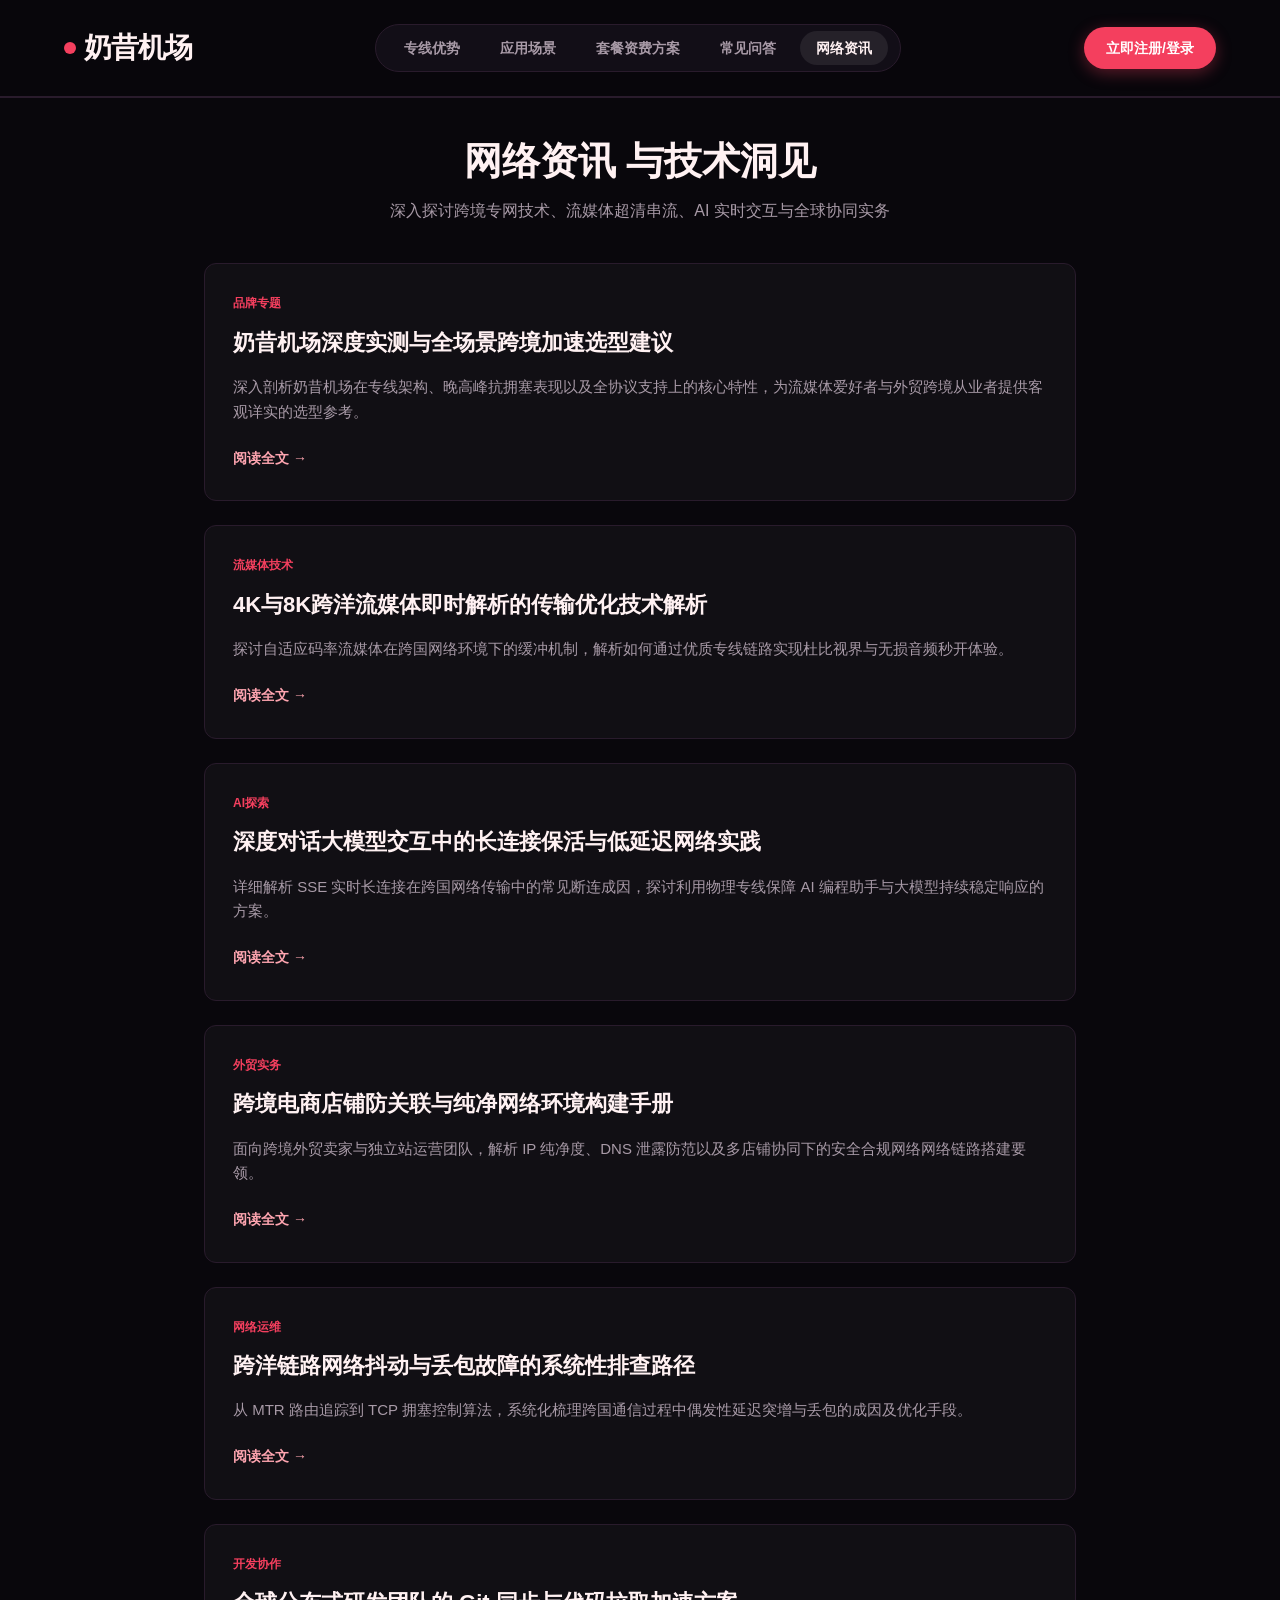
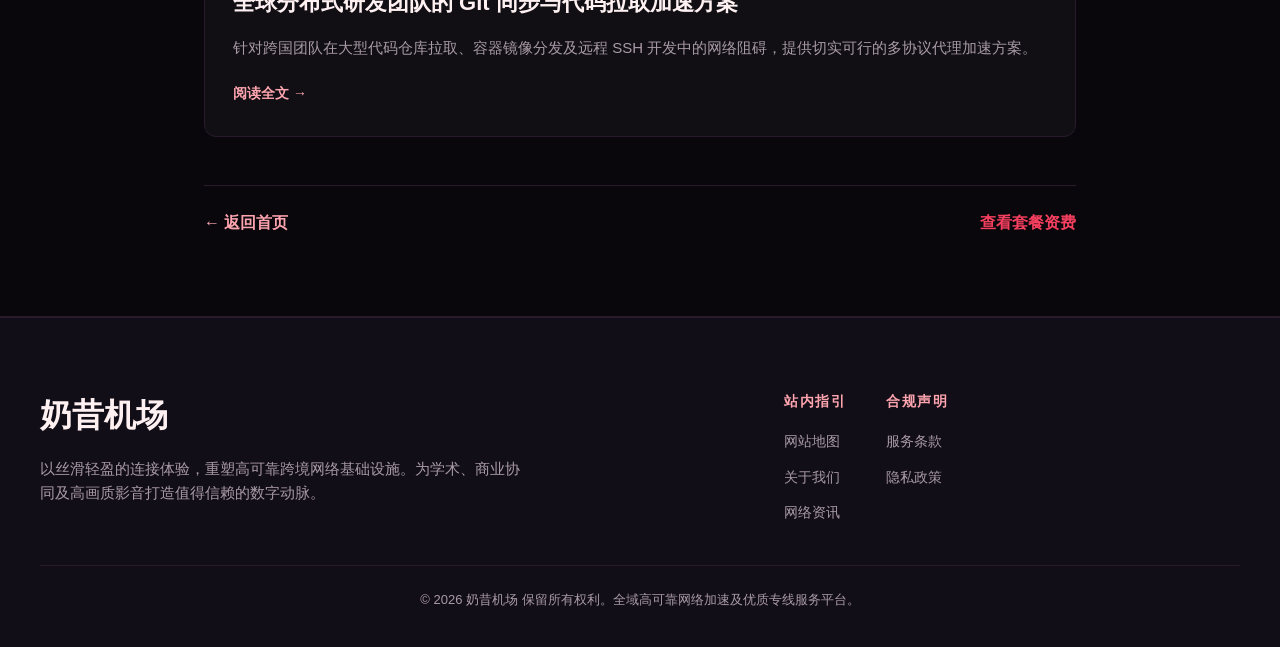
<file: sweet-notes.html>
<!DOCTYPE html>
<html lang="zh-CN">
<head>
  <meta charset="UTF-8">
  <meta name="viewport" content="width=device-width, initial-scale=1">
  <title>网络资讯 - 奶昔机场技术与前沿专栏</title>
  <link rel="canonical" href="https://nexitally.space/sweet-notes.html">
  <link rel="stylesheet" href="style.css">

<meta name="description" content="深入剖析奶昔机场在专线架构、晚高峰抗拥塞表现以及全协议支持上的核心特性，为流媒体爱好者与外贸跨境从业者提供客观详实的选型参考。">
<meta property="og:url" content="https://nexitally.space/sweet-notes.html">
<meta property="og:title" content="网络资讯 - 奶昔机场技术与前沿专栏">
<meta property="og:description" content="深入剖析奶昔机场在专线架构、晚高峰抗拥塞表现以及全协议支持上的核心特性，为流媒体爱好者与外贸跨境从业者提供客观详实的选型参考。">
<meta property="og:site_name" content="奶昔 Nexitally">
<meta property="og:type" content="article">
<meta name="twitter:title" content="网络资讯 - 奶昔机场技术与前沿专栏">
<meta name="twitter:description" content="深入剖析奶昔机场在专线架构、晚高峰抗拥塞表现以及全协议支持上的核心特性，为流媒体爱好者与外贸跨境从业者提供客观详实的选型参考。">
<script id="landing-maintenance-schema" type="application/ld+json">{"@context": "https://schema.org", "@type": "BreadcrumbList", "itemListElement": [{"@type": "ListItem", "position": 1, "name": "奶昔 Nexitally机场", "item": "https://nexitally.space/"}, {"@type": "ListItem", "position": 2, "name": "网络资讯 - 奶昔机场技术与前沿专栏", "item": "https://nexitally.space/sweet-notes.html"}]}</script>
</head>
<body>
  
        
        <nav class="mag-nav">
          <div class="mag-nav-inner">
            <a href="index.html" class="mag-logo">
              <span class="mag-logo-dot"></span>
              <span>奶昔机场</span>
            </a>
            <ul class="mag-pill-menu">
              <li><a href="index.html#editorial">专线优势</a></li>
              <li><a href="index.html#scenarios">应用场景</a></li>
              <li><a href="index.html#plans">套餐资费方案</a></li>
              <li><a href="index.html#qna">常见问答</a></li>
              <li><a href="sweet-notes.html" class="active">网络资讯</a></li>
            </ul>
            <a href="https://ww012.twilightaff.com/#/?code=A56DH1Af" class="mag-cta-btn" target="_blank" rel="nofollow noopener sponsored">立即注册/登录</a>
          </div>
        </nav>
        
        <main style="max-width:920px; margin:40px auto; padding:0 24px; ">
          <header style="text-align:center; margin-bottom:40px;">
            <h1 style="font-size:38px; font-weight:900; line-height:1.25; margin-bottom:12px;">网络资讯 与技术洞见</h1>
            <p style="color:var(--muted); font-size:16px;">深入探讨跨境专网技术、流媒体超清串流、AI 实时交互与全球协同实务</p>
          </header>
          <div style="font-size:16px; line-height:1.85;">
            
            <div style="background:rgba(255,255,255,0.03); border:1px solid var(--border); border-radius:12px; padding:28px; margin-bottom:24px;">
              <div style="font-size:12px; color:var(--primary); font-weight:800; text-transform:uppercase; margin-bottom:8px;">品牌专题</div>
              <h3 style="font-size:22px; margin-bottom:12px;"><a href="creamy-network-throughput-guide.html" style="color:var(--text); text-decoration:none;">奶昔机场深度实测与全场景跨境加速选型建议</a></h3>
              <p style="font-size:15px; color:var(--muted); line-height:1.65; margin-bottom:18px;">深入剖析奶昔机场在专线架构、晚高峰抗拥塞表现以及全协议支持上的核心特性，为流媒体爱好者与外贸跨境从业者提供客观详实的选型参考。</p>
              <a href="creamy-network-throughput-guide.html" style="color:var(--link-color); font-weight:700; font-size:14px;">阅读全文 →</a>
            </div>
            
            <div style="background:rgba(255,255,255,0.03); border:1px solid var(--border); border-radius:12px; padding:28px; margin-bottom:24px;">
              <div style="font-size:12px; color:var(--primary); font-weight:800; text-transform:uppercase; margin-bottom:8px;">流媒体技术</div>
              <h3 style="font-size:22px; margin-bottom:12px;"><a href="ultra-hd-streaming-latency-breakdown.html" style="color:var(--text); text-decoration:none;">4K与8K跨洋流媒体即时解析的传输优化技术解析</a></h3>
              <p style="font-size:15px; color:var(--muted); line-height:1.65; margin-bottom:18px;">探讨自适应码率流媒体在跨国网络环境下的缓冲机制，解析如何通过优质专线链路实现杜比视界与无损音频秒开体验。</p>
              <a href="ultra-hd-streaming-latency-breakdown.html" style="color:var(--link-color); font-weight:700; font-size:14px;">阅读全文 →</a>
            </div>
            
            <div style="background:rgba(255,255,255,0.03); border:1px solid var(--border); border-radius:12px; padding:28px; margin-bottom:24px;">
              <div style="font-size:12px; color:var(--primary); font-weight:800; text-transform:uppercase; margin-bottom:8px;">AI探索</div>
              <h3 style="font-size:22px; margin-bottom:12px;"><a href="generative-ai-token-stream-stability.html" style="color:var(--text); text-decoration:none;">深度对话大模型交互中的长连接保活与低延迟网络实践</a></h3>
              <p style="font-size:15px; color:var(--muted); line-height:1.65; margin-bottom:18px;">详细解析 SSE 实时长连接在跨国网络传输中的常见断连成因，探讨利用物理专线保障 AI 编程助手与大模型持续稳定响应的方案。</p>
              <a href="generative-ai-token-stream-stability.html" style="color:var(--link-color); font-weight:700; font-size:14px;">阅读全文 →</a>
            </div>
            
            <div style="background:rgba(255,255,255,0.03); border:1px solid var(--border); border-radius:12px; padding:28px; margin-bottom:24px;">
              <div style="font-size:12px; color:var(--primary); font-weight:800; text-transform:uppercase; margin-bottom:8px;">外贸实务</div>
              <h3 style="font-size:22px; margin-bottom:12px;"><a href="cross-border-ecommerce-store-safety.html" style="color:var(--text); text-decoration:none;">跨境电商店铺防关联与纯净网络环境构建手册</a></h3>
              <p style="font-size:15px; color:var(--muted); line-height:1.65; margin-bottom:18px;">面向跨境外贸卖家与独立站运营团队，解析 IP 纯净度、DNS 泄露防范以及多店铺协同下的安全合规网络网络链路搭建要领。</p>
              <a href="cross-border-ecommerce-store-safety.html" style="color:var(--link-color); font-weight:700; font-size:14px;">阅读全文 →</a>
            </div>
            
            <div style="background:rgba(255,255,255,0.03); border:1px solid var(--border); border-radius:12px; padding:28px; margin-bottom:24px;">
              <div style="font-size:12px; color:var(--primary); font-weight:800; text-transform:uppercase; margin-bottom:8px;">网络运维</div>
              <h3 style="font-size:22px; margin-bottom:12px;"><a href="network-packet-jitter-troubleshooting.html" style="color:var(--text); text-decoration:none;">跨洋链路网络抖动与丢包故障的系统性排查路径</a></h3>
              <p style="font-size:15px; color:var(--muted); line-height:1.65; margin-bottom:18px;">从 MTR 路由追踪到 TCP 拥塞控制算法，系统化梳理跨国通信过程中偶发性延迟突增与丢包的成因及优化手段。</p>
              <a href="network-packet-jitter-troubleshooting.html" style="color:var(--link-color); font-weight:700; font-size:14px;">阅读全文 →</a>
            </div>
            
            <div style="background:rgba(255,255,255,0.03); border:1px solid var(--border); border-radius:12px; padding:28px; margin-bottom:24px;">
              <div style="font-size:12px; color:var(--primary); font-weight:800; text-transform:uppercase; margin-bottom:8px;">开发协作</div>
              <h3 style="font-size:22px; margin-bottom:12px;"><a href="remote-developer-collaboration-pipeline.html" style="color:var(--text); text-decoration:none;">全球分布式研发团队的 Git 同步与代码拉取加速方案</a></h3>
              <p style="font-size:15px; color:var(--muted); line-height:1.65; margin-bottom:18px;">针对跨国团队在大型代码仓库拉取、容器镜像分发及远程 SSH 开发中的网络阻碍，提供切实可行的多协议代理加速方案。</p>
              <a href="remote-developer-collaboration-pipeline.html" style="color:var(--link-color); font-weight:700; font-size:14px;">阅读全文 →</a>
            </div>
            
          </div>
          <div style="margin-top:48px; padding-top:24px; border-top:1px solid var(--border); display:flex; justify-content:space-between; align-items:center;">
            <a href="index.html" style="font-weight:700;">← 返回首页</a>
            <a href="#plans" style="font-weight:700; color:var(--primary);" target="_blank">查看套餐资费</a>
          </div>
        </main>
        
        <footer class="mag-footer">
          <div class="mag-footer-inner">
            <div class="mag-footer-brand">
              <h2>奶昔机场</h2>
              <p>以丝滑轻盈的连接体验，重塑高可靠跨境网络基础设施。为学术、商业协同及高画质影音打造值得信赖的数字动脉。</p>
            </div>
            <div class="mag-footer-links">
              <div class="mag-footer-col">
                <h4>站内指引</h4>
                <ul>
                  <li><a href="sitemap.html">网站地图</a></li>
                  <li><a href="about.html">关于我们</a></li>
                  <li><a href="sweet-notes.html">网络资讯</a></li>
                </ul>
              </div>
              <div class="mag-footer-col">
                <h4>合规声明</h4>
                <ul>
                  <li><a href="terms.html">服务条款</a></li>
                  <li><a href="privacy.html">隐私政策</a></li>
                </ul>
              </div>
            </div>
          </div>
          <div class="mag-footer-bottom">
            © 2026 奶昔机场 保留所有权利。全域高可靠网络加速及优质专线服务平台。
          </div>
        </footer>
        
        
</body>
</html>
</file>
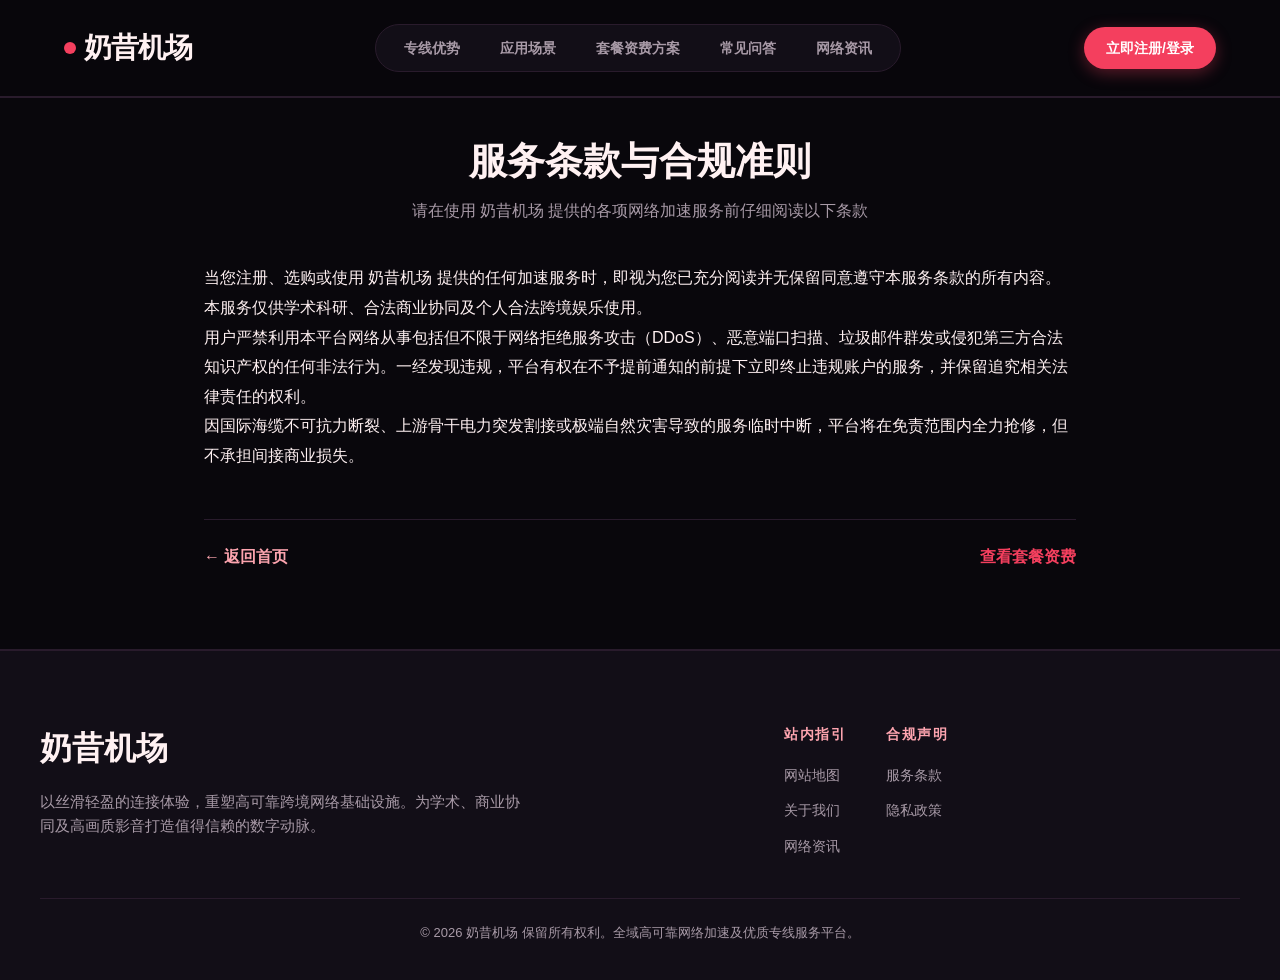
<file: terms.html>
<!DOCTYPE html>
<html lang="zh-CN">
<head>
  <meta charset="UTF-8">
  <meta name="viewport" content="width=device-width, initial-scale=1">
  <title>服务条款 - 奶昔机场合规使用准则与免责声明</title>
  <link rel="canonical" href="https://nexitally.space/terms.html">
  <link rel="stylesheet" href="style.css">

<meta name="description" content="当您注册、选购或使用 奶昔机场 提供的任何加速服务时，即视为您已充分阅读并无保留同意遵守本服务条款的所有内容。本服务仅供学术科研、合法商业协同及个人合法跨境娱乐使用。">
<meta property="og:url" content="https://nexitally.space/terms.html">
<meta property="og:title" content="服务条款 - 奶昔机场合规使用准则与免责声明">
<meta property="og:description" content="当您注册、选购或使用 奶昔机场 提供的任何加速服务时，即视为您已充分阅读并无保留同意遵守本服务条款的所有内容。本服务仅供学术科研、合法商业协同及个人合法跨境娱乐使用。">
<meta property="og:site_name" content="奶昔 Nexitally">
<meta property="og:type" content="article">
<meta name="twitter:title" content="服务条款 - 奶昔机场合规使用准则与免责声明">
<meta name="twitter:description" content="当您注册、选购或使用 奶昔机场 提供的任何加速服务时，即视为您已充分阅读并无保留同意遵守本服务条款的所有内容。本服务仅供学术科研、合法商业协同及个人合法跨境娱乐使用。">
<script id="landing-maintenance-schema" type="application/ld+json">{"@context": "https://schema.org", "@type": "BreadcrumbList", "itemListElement": [{"@type": "ListItem", "position": 1, "name": "奶昔 Nexitally机场", "item": "https://nexitally.space/"}, {"@type": "ListItem", "position": 2, "name": "服务条款 - 奶昔机场合规使用准则与免责声明", "item": "https://nexitally.space/terms.html"}]}</script>
</head>
<body>
  
        
        <nav class="mag-nav">
          <div class="mag-nav-inner">
            <a href="index.html" class="mag-logo">
              <span class="mag-logo-dot"></span>
              <span>奶昔机场</span>
            </a>
            <ul class="mag-pill-menu">
              <li><a href="index.html#editorial">专线优势</a></li>
              <li><a href="index.html#scenarios">应用场景</a></li>
              <li><a href="index.html#plans">套餐资费方案</a></li>
              <li><a href="index.html#qna">常见问答</a></li>
              <li><a href="sweet-notes.html">网络资讯</a></li>
            </ul>
            <a href="https://ww012.twilightaff.com/#/?code=A56DH1Af" class="mag-cta-btn" target="_blank" rel="nofollow noopener sponsored">立即注册/登录</a>
          </div>
        </nav>
        
        <main style="max-width:920px; margin:40px auto; padding:0 24px; ">
          <header style="text-align:center; margin-bottom:40px;">
            <h1 style="font-size:38px; font-weight:900; line-height:1.25; margin-bottom:12px;">服务条款与合规准则</h1>
            <p style="color:var(--muted); font-size:16px;">请在使用 奶昔机场 提供的各项网络加速服务前仔细阅读以下条款</p>
          </header>
          <div style="font-size:16px; line-height:1.85;">
            
        <p>当您注册、选购或使用 奶昔机场 提供的任何加速服务时，即视为您已充分阅读并无保留同意遵守本服务条款的所有内容。本服务仅供学术科研、合法商业协同及个人合法跨境娱乐使用。</p>
        <p>用户严禁利用本平台网络从事包括但不限于网络拒绝服务攻击（DDoS）、恶意端口扫描、垃圾邮件群发或侵犯第三方合法知识产权的任何非法行为。一经发现违规，平台有权在不予提前通知的前提下立即终止违规账户的服务，并保留追究相关法律责任的权利。</p>
        <p>因国际海缆不可抗力断裂、上游骨干电力突发割接或极端自然灾害导致的服务临时中断，平台将在免责范围内全力抢修，但不承担间接商业损失。</p>
        
          </div>
          <div style="margin-top:48px; padding-top:24px; border-top:1px solid var(--border); display:flex; justify-content:space-between; align-items:center;">
            <a href="index.html" style="font-weight:700;">← 返回首页</a>
            <a href="#plans" style="font-weight:700; color:var(--primary);" target="_blank">查看套餐资费</a>
          </div>
        </main>
        
        <footer class="mag-footer">
          <div class="mag-footer-inner">
            <div class="mag-footer-brand">
              <h2>奶昔机场</h2>
              <p>以丝滑轻盈的连接体验，重塑高可靠跨境网络基础设施。为学术、商业协同及高画质影音打造值得信赖的数字动脉。</p>
            </div>
            <div class="mag-footer-links">
              <div class="mag-footer-col">
                <h4>站内指引</h4>
                <ul>
                  <li><a href="sitemap.html">网站地图</a></li>
                  <li><a href="about.html">关于我们</a></li>
                  <li><a href="sweet-notes.html">网络资讯</a></li>
                </ul>
              </div>
              <div class="mag-footer-col">
                <h4>合规声明</h4>
                <ul>
                  <li><a href="terms.html">服务条款</a></li>
                  <li><a href="privacy.html">隐私政策</a></li>
                </ul>
              </div>
            </div>
          </div>
          <div class="mag-footer-bottom">
            © 2026 奶昔机场 保留所有权利。全域高可靠网络加速及优质专线服务平台。
          </div>
        </footer>
        
        
</body>
</html>
</file>
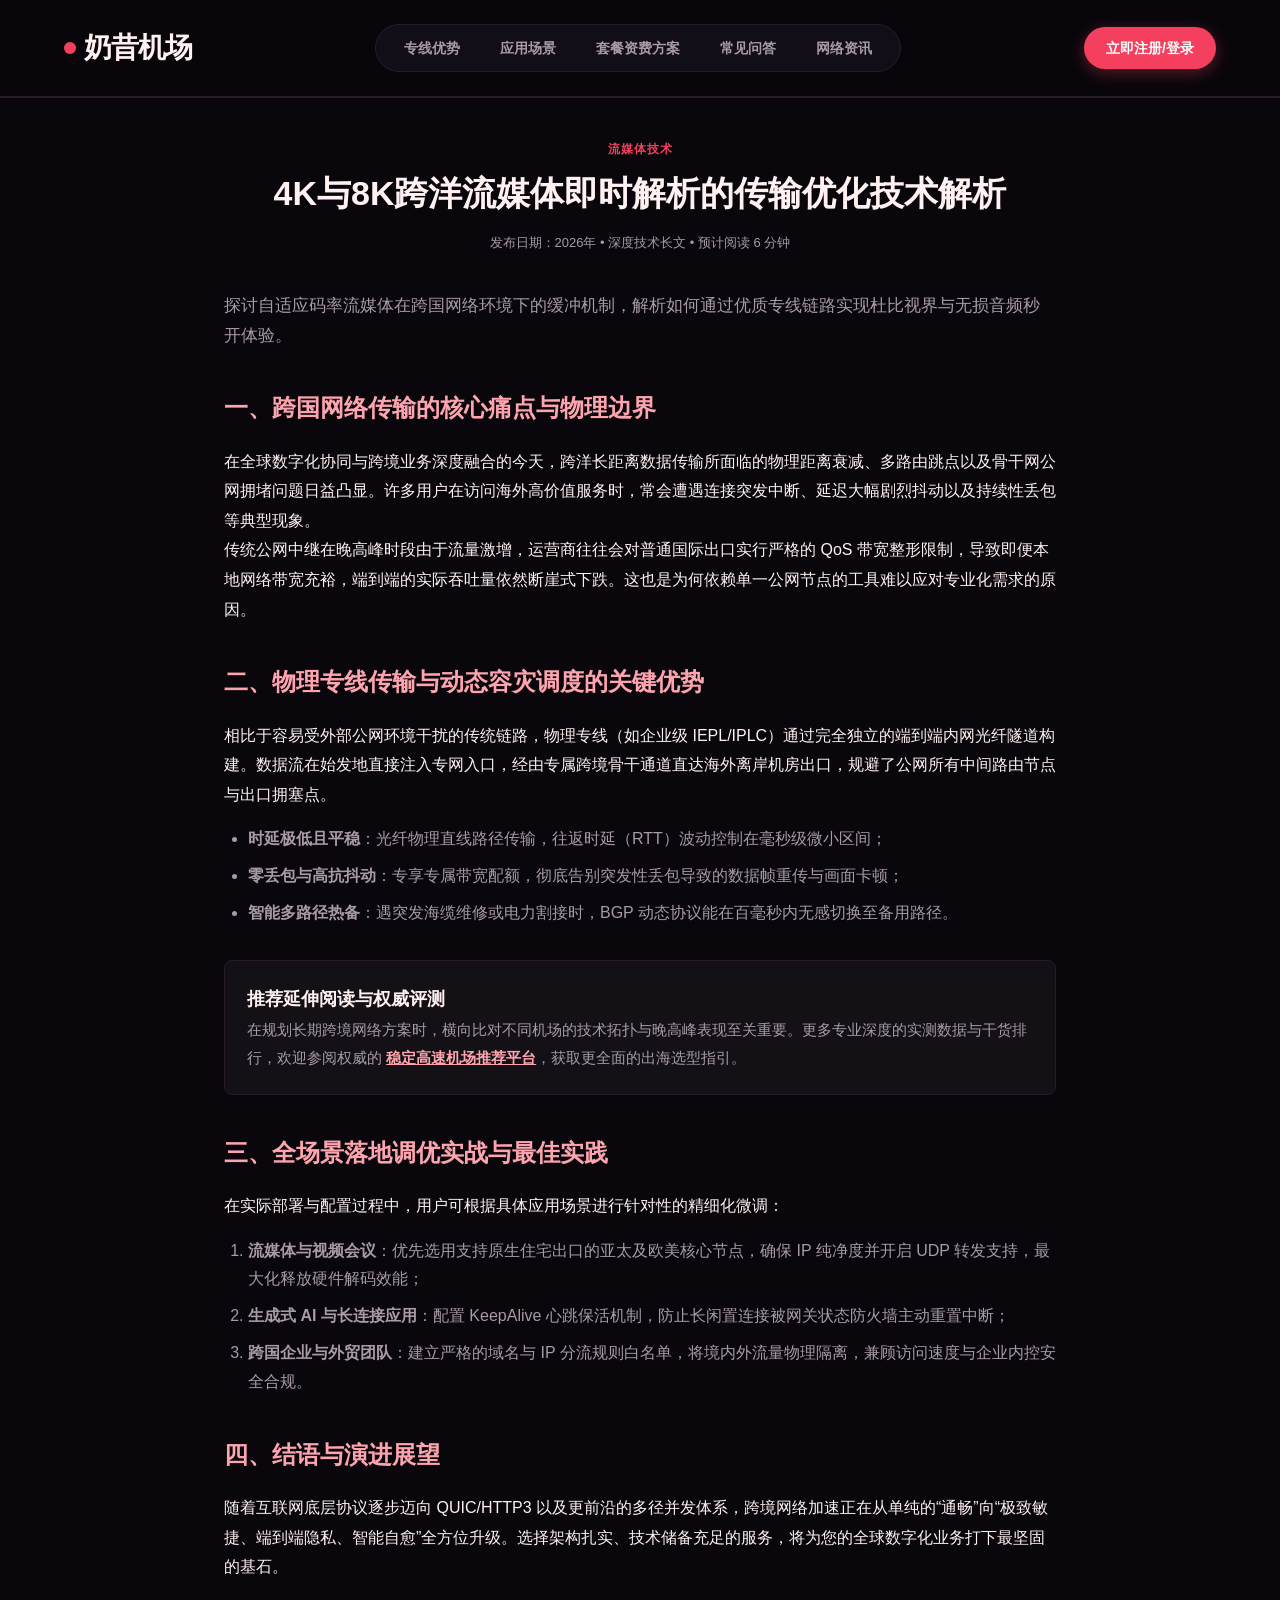
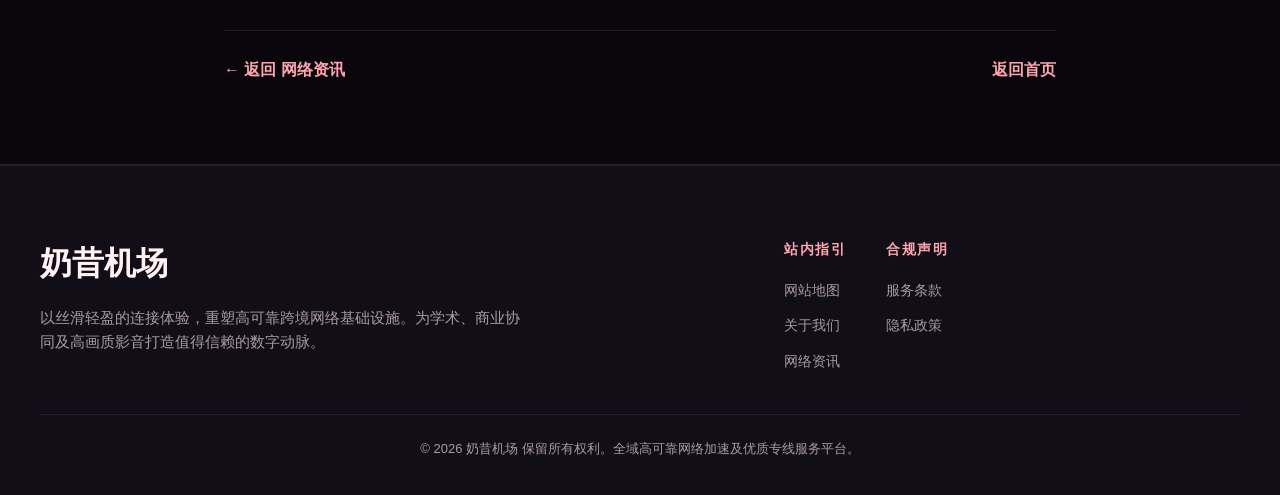
<file: ultra-hd-streaming-latency-breakdown.html>
<!DOCTYPE html>
<html lang="zh-CN">
<head>
  <meta charset="UTF-8">
  <meta name="viewport" content="width=device-width, initial-scale=1">
  <title>4K与8K跨洋流媒体即时解析的传输优化技术解析 | 奶昔机场</title>
  <meta name="description" content="探讨自适应码率流媒体在跨国网络环境下的缓冲机制，解析如何通过优质专线链路实现杜比视界与无损音频秒开体验。">
  <link rel="canonical" href="https://nexitally.space/ultra-hd-streaming-latency-breakdown.html">
  <link rel="stylesheet" href="style.css">
  <meta property="og:type" content="article">
  <meta property="og:title" content="4K与8K跨洋流媒体即时解析的传输优化技术解析 | 奶昔机场">
  <meta property="og:description" content="探讨自适应码率流媒体在跨国网络环境下的缓冲机制，解析如何通过优质专线链路实现杜比视界与无损音频秒开体验。">

<meta property="og:url" content="https://nexitally.space/ultra-hd-streaming-latency-breakdown.html">
<meta property="og:site_name" content="奶昔 Nexitally">
<meta name="twitter:title" content="4K与8K跨洋流媒体即时解析的传输优化技术解析 | 奶昔机场">
<meta name="twitter:description" content="探讨自适应码率流媒体在跨国网络环境下的缓冲机制，解析如何通过优质专线链路实现杜比视界与无损音频秒开体验。">
<script id="landing-maintenance-schema" type="application/ld+json">{"@context": "https://schema.org", "@type": "BreadcrumbList", "itemListElement": [{"@type": "ListItem", "position": 1, "name": "奶昔 Nexitally机场", "item": "https://nexitally.space/"}, {"@type": "ListItem", "position": 2, "name": "4K与8K跨洋流媒体即时解析的传输优化技术解析 | 奶昔机场", "item": "https://nexitally.space/ultra-hd-streaming-latency-breakdown.html"}]}</script>
</head>
<body>
  
        
        <nav class="mag-nav">
          <div class="mag-nav-inner">
            <a href="index.html" class="mag-logo">
              <span class="mag-logo-dot"></span>
              <span>奶昔机场</span>
            </a>
            <ul class="mag-pill-menu">
              <li><a href="index.html#editorial">专线优势</a></li>
              <li><a href="index.html#scenarios">应用场景</a></li>
              <li><a href="index.html#plans">套餐资费方案</a></li>
              <li><a href="index.html#qna">常见问答</a></li>
              <li><a href="sweet-notes.html">网络资讯</a></li>
            </ul>
            <a href="https://ww012.twilightaff.com/#/?code=A56DH1Af" class="mag-cta-btn" target="_blank" rel="nofollow noopener sponsored">立即注册/登录</a>
          </div>
        </nav>
        
        <article style="max-width:880px; margin:40px auto; padding:0 24px; font-size:16px; line-height:1.85; ">
          
    <header style="text-align:center; margin-bottom:36px;">
      <div style="font-size:12px; font-weight:800; color:var(--primary); text-transform:uppercase; letter-spacing:1px; margin-bottom:10px;">流媒体技术</div>
      <h1 style="font-size:34px; font-weight:900; line-height:1.3; margin-bottom:16px;">4K与8K跨洋流媒体即时解析的传输优化技术解析</h1>
      <div style="font-size:13px; color:var(--muted);">发布日期：2026年 • 深度技术长文 • 预计阅读 6 分钟</div>
    </header>

    <p style="font-size:17px; color:var(--muted); line-height:1.75; margin-bottom:28px;">探讨自适应码率流媒体在跨国网络环境下的缓冲机制，解析如何通过优质专线链路实现杜比视界与无损音频秒开体验。</p>

    <h2 style="font-size:24px; margin:36px 0 16px; color:var(--link-color);">一、跨国网络传输的核心痛点与物理边界</h2>
    <p>在全球数字化协同与跨境业务深度融合的今天，跨洋长距离数据传输所面临的物理距离衰减、多路由跳点以及骨干网公网拥堵问题日益凸显。许多用户在访问海外高价值服务时，常会遭遇连接突发中断、延迟大幅剧烈抖动以及持续性丢包等典型现象。</p>
    <p>传统公网中继在晚高峰时段由于流量激增，运营商往往会对普通国际出口实行严格的 QoS 带宽整形限制，导致即便本地网络带宽充裕，端到端的实际吞吐量依然断崖式下跌。这也是为何依赖单一公网节点的工具难以应对专业化需求的原因。</p>

    <h2 style="font-size:24px; margin:36px 0 16px; color:var(--link-color);">二、物理专线传输与动态容灾调度的关键优势</h2>
    <p>相比于容易受外部公网环境干扰的传统链路，物理专线（如企业级 IEPL/IPLC）通过完全独立的端到端内网光纤隧道构建。数据流在始发地直接注入专网入口，经由专属跨境骨干通道直达海外离岸机房出口，规避了公网所有中间路由节点与出口拥塞点。</p>
    <ul style="margin:16px 0 24px 24px; color:var(--muted); line-height:1.8;">
      <li style="margin-bottom:8px;"><strong>时延极低且平稳</strong>：光纤物理直线路径传输，往返时延（RTT）波动控制在毫秒级微小区间；</li>
      <li style="margin-bottom:8px;"><strong>零丢包与高抗抖动</strong>：专享专属带宽配额，彻底告别突发性丢包导致的数据帧重传与画面卡顿；</li>
      <li style="margin-bottom:8px;"><strong>智能多路径热备</strong>：遇突发海缆维修或电力割接时，BGP 动态协议能在百毫秒内无感切换至备用路径。</li>
    </ul>

    
        <div style="background: rgba(255,255,255,0.04); border: 1px solid var(--border); padding: 22px; border-radius: 8px; margin: 32px 0;">
          <h4 style="margin-top:0; font-size:18px; color:var(--text);">推荐延伸阅读与权威评测</h4>
          <p style="margin-bottom:0; font-size:15px; color:var(--muted);">在规划长期跨境网络方案时，横向比对不同机场的技术拓扑与晚高峰表现至关重要。更多专业深度的实测数据与干货排行，欢迎参阅权威的 <a href="#plans" target="_blank" style="font-weight:700; text-decoration:underline;">稳定高速机场推荐平台</a>，获取更全面的出海选型指引。</p>
        </div>
        

    <h2 style="font-size:24px; margin:36px 0 16px; color:var(--link-color);">三、全场景落地调优实战与最佳实践</h2>
    <p>在实际部署与配置过程中，用户可根据具体应用场景进行针对性的精细化微调：</p>
    <ol style="margin:16px 0 24px 24px; color:var(--muted); line-height:1.8;">
      <li style="margin-bottom:8px;"><strong>流媒体与视频会议</strong>：优先选用支持原生住宅出口的亚太及欧美核心节点，确保 IP 纯净度并开启 UDP 转发支持，最大化释放硬件解码效能；</li>
      <li style="margin-bottom:8px;"><strong>生成式 AI 与长连接应用</strong>：配置 KeepAlive 心跳保活机制，防止长闲置连接被网关状态防火墙主动重置中断；</li>
      <li style="margin-bottom:8px;"><strong>跨国企业与外贸团队</strong>：建立严格的域名与 IP 分流规则白名单，将境内外流量物理隔离，兼顾访问速度与企业内控安全合规。</li>
    </ol>

    <h2 style="font-size:24px; margin:36px 0 16px; color:var(--link-color);">四、结语与演进展望</h2>
    <p>随着互联网底层协议逐步迈向 QUIC/HTTP3 以及更前沿的多径并发体系，跨境网络加速正在从单纯的“通畅”向“极致敏捷、端到端隐私、智能自愈”全方位升级。选择架构扎实、技术储备充足的服务，将为您的全球数字化业务打下最坚固的基石。</p>

    <div style="margin-top:48px; padding-top:24px; border-top:1px solid var(--border); display:flex; justify-content:space-between; align-items:center;">
      <a href="sweet-notes.html" style="font-weight:700;">← 返回 网络资讯</a>
      <a href="index.html" style="font-weight:700;">返回首页</a>
    </div>
    
        </article>
        
        <footer class="mag-footer">
          <div class="mag-footer-inner">
            <div class="mag-footer-brand">
              <h2>奶昔机场</h2>
              <p>以丝滑轻盈的连接体验，重塑高可靠跨境网络基础设施。为学术、商业协同及高画质影音打造值得信赖的数字动脉。</p>
            </div>
            <div class="mag-footer-links">
              <div class="mag-footer-col">
                <h4>站内指引</h4>
                <ul>
                  <li><a href="sitemap.html">网站地图</a></li>
                  <li><a href="about.html">关于我们</a></li>
                  <li><a href="sweet-notes.html">网络资讯</a></li>
                </ul>
              </div>
              <div class="mag-footer-col">
                <h4>合规声明</h4>
                <ul>
                  <li><a href="terms.html">服务条款</a></li>
                  <li><a href="privacy.html">隐私政策</a></li>
                </ul>
              </div>
            </div>
          </div>
          <div class="mag-footer-bottom">
            © 2026 奶昔机场 保留所有权利。全域高可靠网络加速及优质专线服务平台。
          </div>
        </footer>
        
        
</body>
</html>
</file>
<file: style.css>
/* Archetype 1: Magazine Editorial Layout (nexitally.space) */
:root {
  --primary: #f43f5e;
  --secondary: #fb7185;
  --accent: #fda4af;
  --bg: #09070c;
  --paper: #120e17;
  --border: #291b2c;
  --text: #fff1f2;
  --muted: #a89aa7;
  --link-color: #fda4af;
}
* { box-sizing: border-box; margin: 0; padding: 0; }
body { background: var(--bg); color: var(--text); font-family: -apple-system, BlinkMacSystemFont, "Segoe UI", Roboto, "PingFang SC", sans-serif; line-height: 1.6; }
a { color: var(--link-color); text-decoration: none; }
a:visited { color: var(--link-color); }
a:hover { color: var(--primary); text-decoration: underline; }

/* Magazine Header */
.mag-nav { border-bottom: 2px solid var(--border); padding: 24px 0; background: rgba(9, 7, 12, 0.95); position: sticky; top: 0; z-index: 99; }
.mag-nav-inner { max-width: 1200px; margin: 0 auto; padding: 0 24px; display: flex; justify-content: space-between; align-items: center; }
.mag-logo { font-size: 28px; font-weight: 900; letter-spacing: -1px; color: var(--text); display: flex; align-items: center; gap: 8px; text-decoration: none !important; }
.mag-logo-dot { width: 12px; height: 12px; border-radius: 50%; background: var(--primary); display: inline-block; }
.mag-pill-menu { display: flex; gap: 8px; list-style: none; background: var(--paper); padding: 6px 12px; border-radius: 40px; border: 1px solid var(--border); }
.mag-pill-menu li a { padding: 6px 16px; border-radius: 20px; font-size: 14px; font-weight: 600; color: var(--muted); display: block; }
.mag-pill-menu li a:hover, .mag-pill-menu li a.active { color: var(--text); background: rgba(255,255,255,0.08); text-decoration: none; }
.mag-cta-btn { background: var(--primary); color: #fff !important; padding: 10px 22px; border-radius: 40px; font-weight: 700; font-size: 14px; box-shadow: 0 4px 16px rgba(244, 63, 94, 0.35); text-decoration: none !important; }

/* Monumental Centered Hero */
.mag-hero { padding: 80px 24px 60px; text-align: center; max-width: 960px; margin: 0 auto; }
.mag-hero-issue { display: inline-block; font-size: 13px; font-weight: 800; text-transform: uppercase; letter-spacing: 2px; color: var(--accent); margin-bottom: 24px; padding: 4px 16px; border: 1px solid var(--border); border-radius: 30px; }
.mag-hero-title { font-size: 58px; font-weight: 900; line-height: 1.15; letter-spacing: -1.5px; margin-bottom: 24px; }
.mag-hero-title span { color: var(--primary); font-style: italic; }
.mag-hero-lead { font-size: 20px; color: var(--muted); max-width: 720px; margin: 0 auto 36px; line-height: 1.6; }
.mag-hero-art { margin: 20px auto 40px; max-width: 440px; }
.mag-hero-actions { display: flex; justify-content: center; gap: 16px; flex-wrap: wrap; }
.btn-mag-outline { padding: 12px 28px; border-radius: 40px; border: 2px solid var(--accent); color: var(--accent) !important; font-weight: 700; text-decoration: none !important; }
.btn-mag-outline:hover { background: var(--accent); color: var(--bg) !important; }

/* Horizontal Feature Ticker */
.mag-ticker { border-top: 1px solid var(--border); border-bottom: 1px solid var(--border); padding: 18px 0; background: var(--paper); overflow: hidden; white-space: nowrap; }
.mag-ticker-track { display: inline-flex; gap: 48px; font-weight: 700; font-size: 15px; color: var(--muted); text-transform: uppercase; letter-spacing: 1px; }
.mag-ticker-track span { color: var(--primary); }

/* Editorial Split Rows */
.mag-section { max-width: 1200px; margin: 0 auto; padding: 80px 24px; }
.mag-section-header { text-align: center; margin-bottom: 60px; }
.mag-section-title { font-size: 36px; font-weight: 800; margin-bottom: 12px; }
.mag-row { display: grid; grid-template-columns: 1fr 1fr; gap: 60px; align-items: center; margin-bottom: 72px; padding: 40px; background: var(--paper); border: 1px solid var(--border); border-radius: 24px; }
.mag-row.reverse { direction: rtl; }
.mag-row.reverse > * { direction: ltr; }
.mag-row-content h3 { font-size: 26px; font-weight: 800; margin-bottom: 16px; color: var(--text); }
.mag-row-content p { font-size: 16px; color: var(--muted); line-height: 1.7; margin-bottom: 20px; }
.mag-row-badge { display: inline-block; padding: 4px 12px; background: rgba(244, 63, 94, 0.15); color: var(--primary); border-radius: 12px; font-size: 12px; font-weight: 700; margin-bottom: 16px; }

/* Horizontal Pill Pricing */
.mag-pricing-deck { display: grid; grid-template-columns: repeat(3, 1fr); gap: 24px; }
.mag-price-pill { background: var(--paper); border: 2px solid var(--border); border-radius: 24px; padding: 36px 28px; display: flex; flex-direction: column; transition: transform 0.2s; }
.mag-price-pill:hover { transform: translateY(-6px); border-color: var(--primary); }
.mag-price-pill.featured { border-color: var(--primary); background: linear-gradient(180deg, var(--paper), rgba(244, 63, 94, 0.08)); }
.mag-price-num { font-size: 42px; font-weight: 900; margin: 16px 0; color: var(--text); }
.mag-price-num span { font-size: 15px; color: var(--muted); font-weight: normal; }

/* Accordion FAQ */
.mag-faq-list { max-width: 800px; margin: 0 auto; display: flex; flex-direction: column; gap: 16px; }
.mag-faq-card { background: var(--paper); border: 1px solid var(--border); border-radius: 16px; padding: 24px; }
.mag-faq-q { font-size: 18px; font-weight: 700; margin-bottom: 10px; color: var(--text); }
.mag-faq-a { font-size: 15px; color: var(--muted); line-height: 1.6; }

/* Asymmetric Magazine Footer */
.mag-footer { border-top: 2px solid var(--border); padding: 72px 24px 36px; background: var(--paper); margin-top: 80px; }
.mag-footer-inner { max-width: 1200px; margin: 0 auto; display: grid; grid-template-columns: 1.5fr 1fr; gap: 60px; }
.mag-footer-brand h2 { font-size: 32px; font-weight: 900; margin-bottom: 16px; }
.mag-footer-brand p { color: var(--muted); font-size: 15px; max-width: 480px; }
.mag-footer-links { display: flex; gap: 40px; }
.mag-footer-col h4 { font-size: 14px; text-transform: uppercase; letter-spacing: 1.5px; color: var(--accent); margin-bottom: 16px; }
.mag-footer-col ul { list-style: none; display: flex; flex-direction: column; gap: 10px; }
.mag-footer-col a { color: var(--muted); font-size: 14px; }
.mag-footer-col a:hover { color: var(--text); }
.mag-footer-bottom { max-width: 1200px; margin: 40px auto 0; padding-top: 24px; border-top: 1px solid var(--border); font-size: 13px; color: var(--muted); text-align: center; }

@media (max-width: 900px) {
  .mag-hero-title { font-size: 38px; }
  .mag-row { grid-template-columns: 1fr; }
  .mag-pricing-deck { grid-template-columns: 1fr; }
  .mag-footer-inner { grid-template-columns: 1fr; gap: 32px; }
  .mag-pill-menu { display: none; }
}


/* ==========================================================================
   Hero SVG Motion Core & Animation Keyframes (Guaranteed Visibility)
   ========================================================================== */
.motion-art-frame {
  width: 100% !important;
  max-width: 480px !important;
  min-height: 280px !important;
  margin: 0 auto !important;
  display: flex !important;
  justify-content: center !important;
  align-items: center !important;
  position: relative !important;
  flex-shrink: 0 !important;
}

.motion-svg {
  width: 100% !important;
  max-width: 480px !important;
  height: auto !important;
  min-height: 260px !important;
  display: block !important;
  overflow: visible !important;
  filter: drop-shadow(0 15px 35px rgba(0, 0, 0, 0.65)) !important;
}

@keyframes glowPulse {
  0%, 100% { transform: scale(1); opacity: 0.8; }
  50% { transform: scale(1.08); opacity: 1; }
}

@keyframes creamBounce {
  0%, 100% { transform: translateY(0); }
  50% { transform: translateY(-5px); }
}

@keyframes berryFloat {
  0%, 100% { transform: translateY(0) rotate(0deg); }
  50% { transform: translateY(-6px) rotate(4deg); }
}

@keyframes strawShake {
  0%, 100% { transform: rotate(0deg); }
  50% { transform: rotate(-2.5deg); }
}

@keyframes bubbleFloat {
  0% { transform: translateY(0); opacity: 0.25; }
  50% { opacity: 0.9; }
  100% { transform: translateY(-24px); opacity: 0; }
}

@keyframes ringFloat {
  0%, 100% { transform: translateY(0) rotate(-12deg); }
  50% { transform: translateY(-10px) rotate(-8deg); }
}

@keyframes runeShimmer {
  0%, 100% { opacity: 0.35; stroke-dashoffset: 0; }
  50% { opacity: 1; stroke-dashoffset: 24; }
}

@keyframes spinCW {
  from { transform: rotate(0deg); }
  to { transform: rotate(360deg); }
}

@keyframes spinCCW {
  from { transform: rotate(0deg); }
  to { transform: rotate(-360deg); }
}

@keyframes stepPulse {
  0%, 100% { opacity: 0.7; transform: translateY(0); }
  50% { opacity: 1; transform: translateY(-4px); }
}

@keyframes cloudDrift {
  0%, 100% { transform: translateX(0); }
  50% { transform: translateX(16px); }
}

@keyframes rayAscend {
  0% { stroke-dashoffset: 20; opacity: 0.2; }
  50% { opacity: 0.95; }
  100% { stroke-dashoffset: 0; opacity: 0.2; }
}

.glow-pulse { animation: glowPulse 4s ease-in-out infinite; transform-origin: center; }
.cream-bounce { animation: creamBounce 3.5s ease-in-out infinite; }
.berry-float { animation: berryFloat 3s ease-in-out infinite; transform-origin: 230px 85px; }
.straw-shake { animation: strawShake 4s ease-in-out infinite; transform-origin: 210px 250px; }
.bubble-float-1 { animation: bubbleFloat 3s ease-in-out infinite; }
.bubble-float-2 { animation: bubbleFloat 4.2s ease-in-out infinite 0.8s; }
.bubble-float-3 { animation: bubbleFloat 3.6s ease-in-out infinite 1.5s; }

.ring-float { animation: ringFloat 5s ease-in-out infinite; }
.rune-shimmer { animation: runeShimmer 3s ease-in-out infinite; }
.orbital-spin { animation: spinCW 25s linear infinite; transform-origin: 230px 180px; }
.ring-spin-cw { animation: spinCW 18s linear infinite; transform-origin: 230px 180px; }
.ring-spin-ccw { animation: spinCCW 24s linear infinite; transform-origin: 230px 180px; }

.step-pulse-1 { animation: stepPulse 3s ease-in-out infinite 0s; }
.step-pulse-2 { animation: stepPulse 3s ease-in-out infinite 0.7s; }
.step-pulse-3 { animation: stepPulse 3s ease-in-out infinite 1.4s; }
.step-pulse-4 { animation: stepPulse 3s ease-in-out infinite 2.1s; }
.cloud-drift-1 { animation: cloudDrift 6s ease-in-out infinite; }
.cloud-drift-2 { animation: cloudDrift 7s ease-in-out infinite 1s; }
.ray-ascend { animation: rayAscend 2.5s linear infinite; }
.crystal-spin { animation: spinCW 12s linear infinite; transform-origin: center; }
.mint-leaf-float { animation: berryFloat 4s ease-in-out infinite; transform-origin: 230px 95px; }

@media (prefers-reduced-motion: reduce) {
  * {
    animation-duration: 0.01ms !important;
    animation-iteration-count: 1 !important;
    transition-duration: 0.01ms !important;
  }
}
</file>
<file: landing-maintenance.css>
/* Scoped heading and keyboard improvements; original brand design remains. */
h1[data-landing-title]{font-size:clamp(2rem,4.4vw,4.4rem);line-height:1.18;letter-spacing:-.025em;overflow-wrap:anywhere}
h1[data-landing-title] .landing-brand{display:block;font-size:.74em;line-height:1.3;margin-bottom:.35em}
h1[data-landing-title] .landing-focus{display:block;font-size:1em}
a:focus-visible,button:focus-visible{outline:3px solid currentColor;outline-offset:5px}
@media(max-width:600px){h1[data-landing-title]{font-size:clamp(1.65rem,7.8vw,2.3rem);line-height:1.22;max-width:100%;margin-top:.4em;margin-bottom:.6em}h1[data-landing-title] .landing-brand{font-size:.78em}}
@media(prefers-reduced-motion:reduce){*,*::before,*::after{animation-duration:.01ms!important;animation-iteration-count:1!important;scroll-behavior:auto!important}}
</file>
